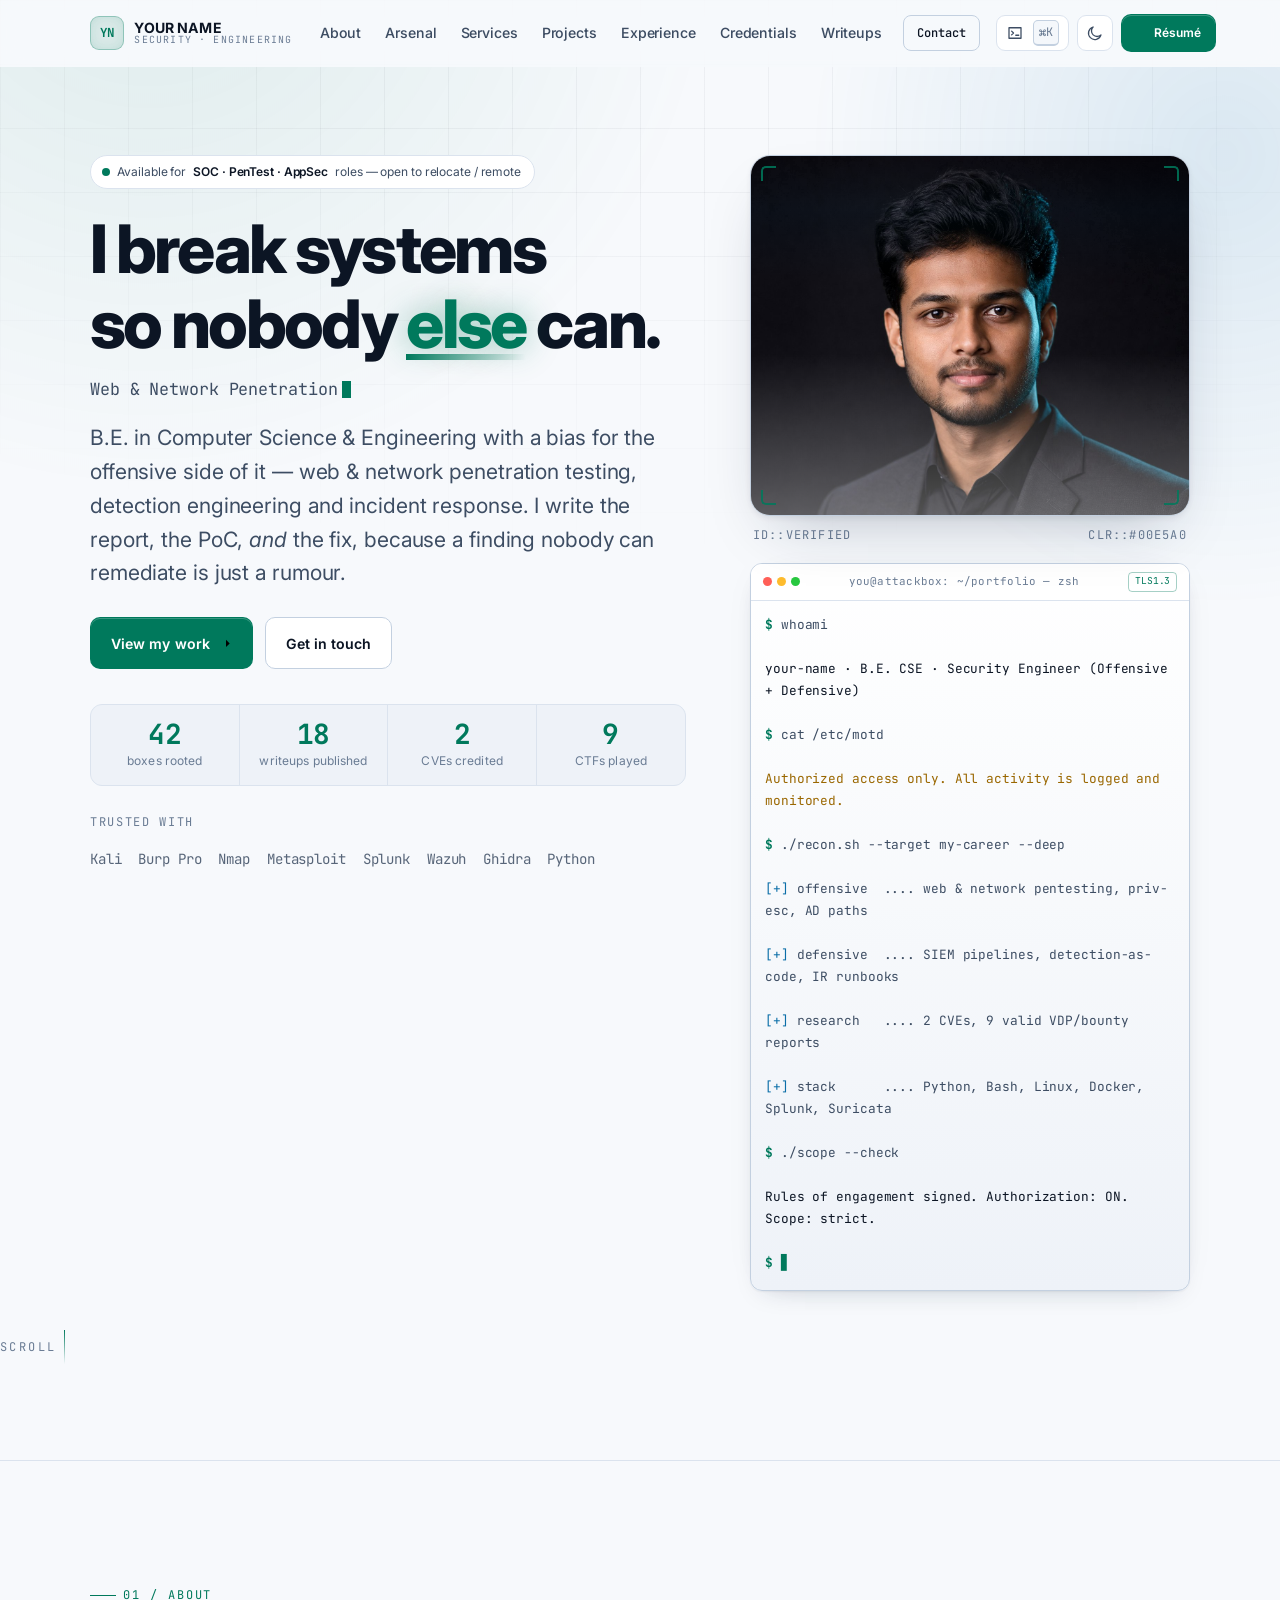
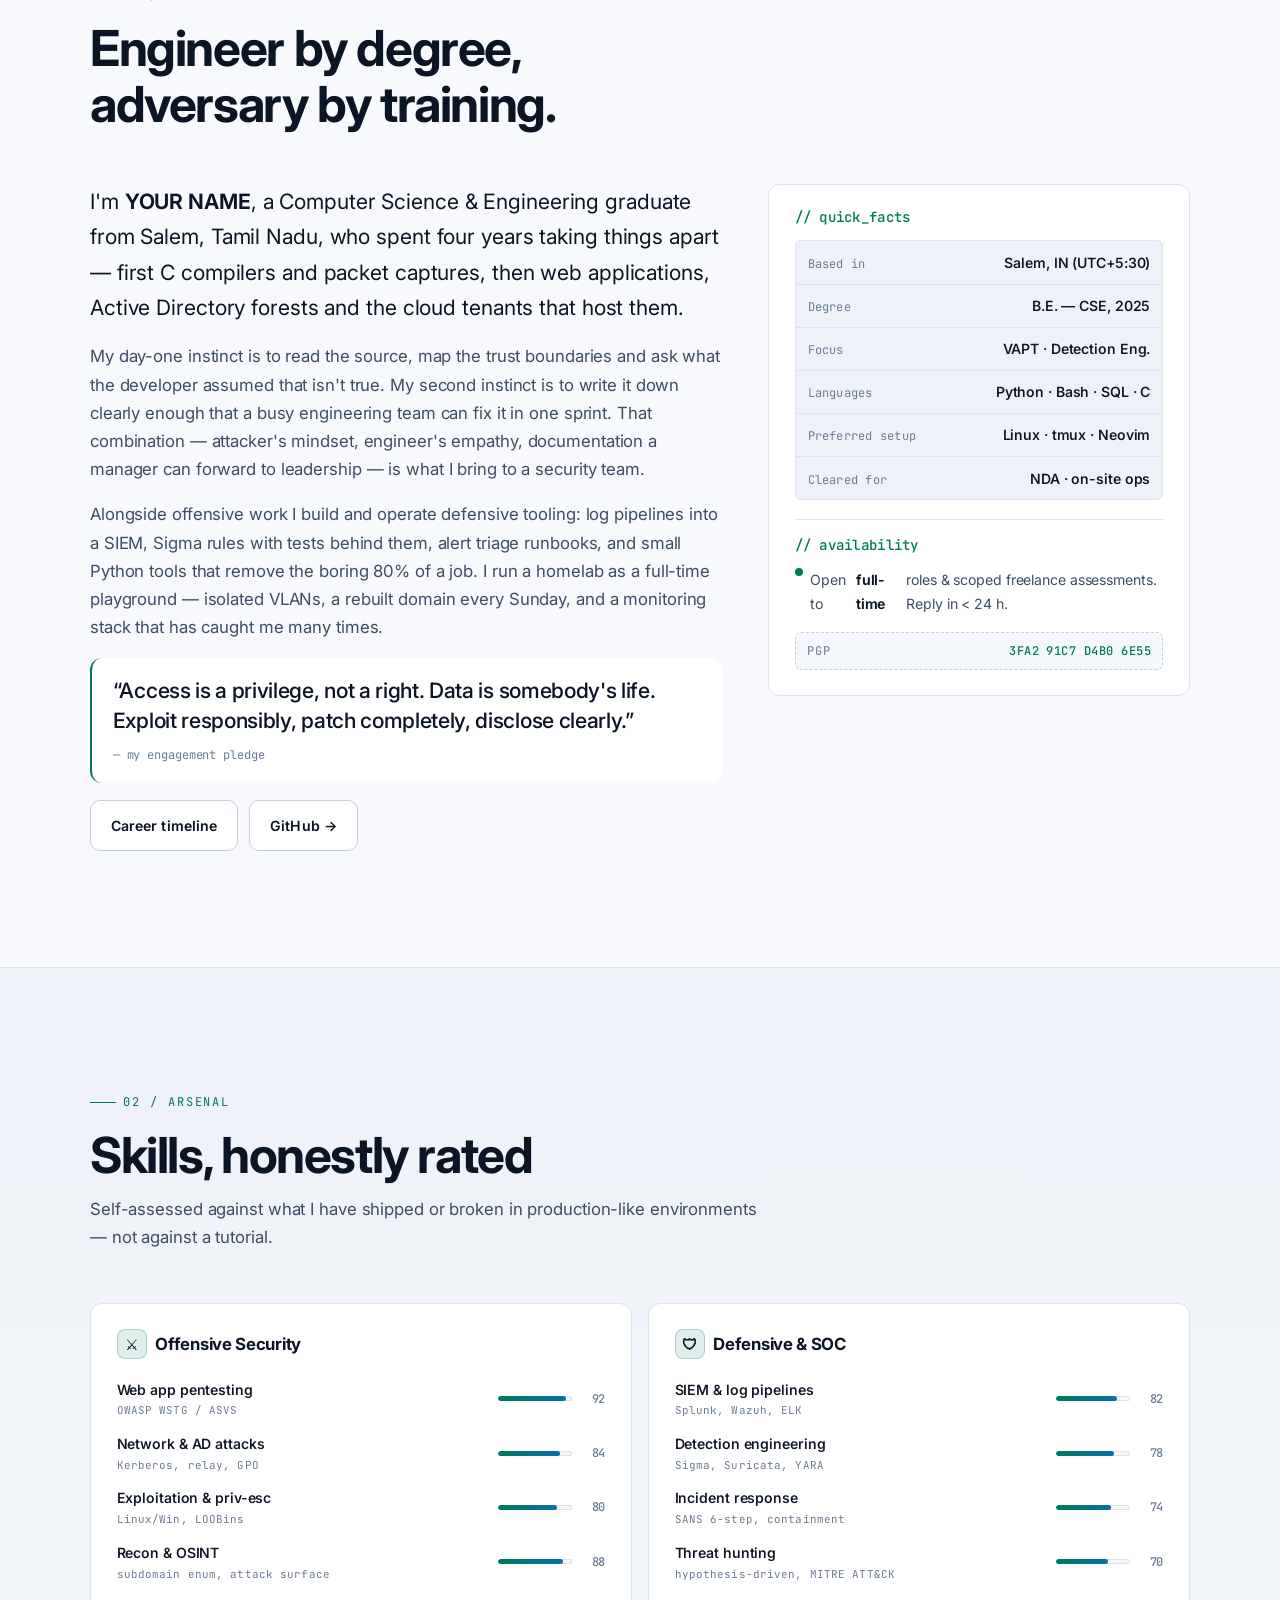
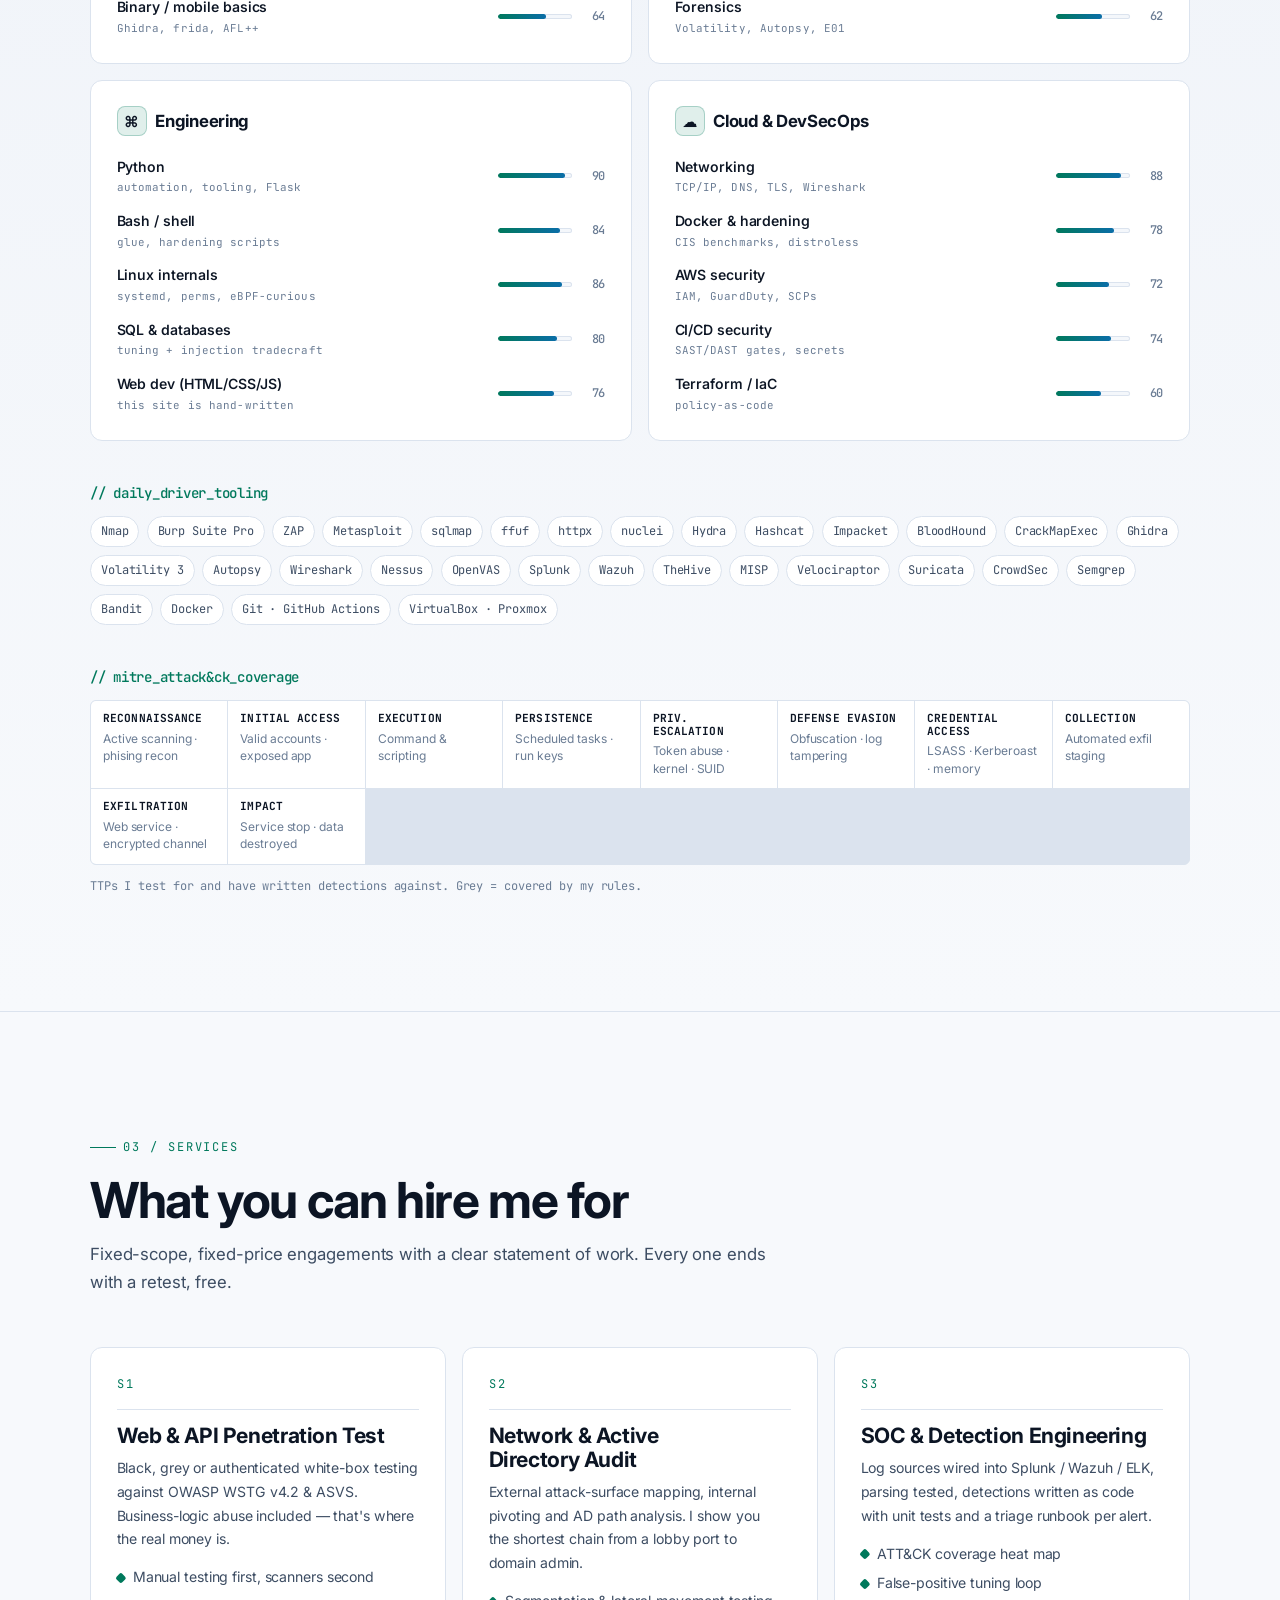
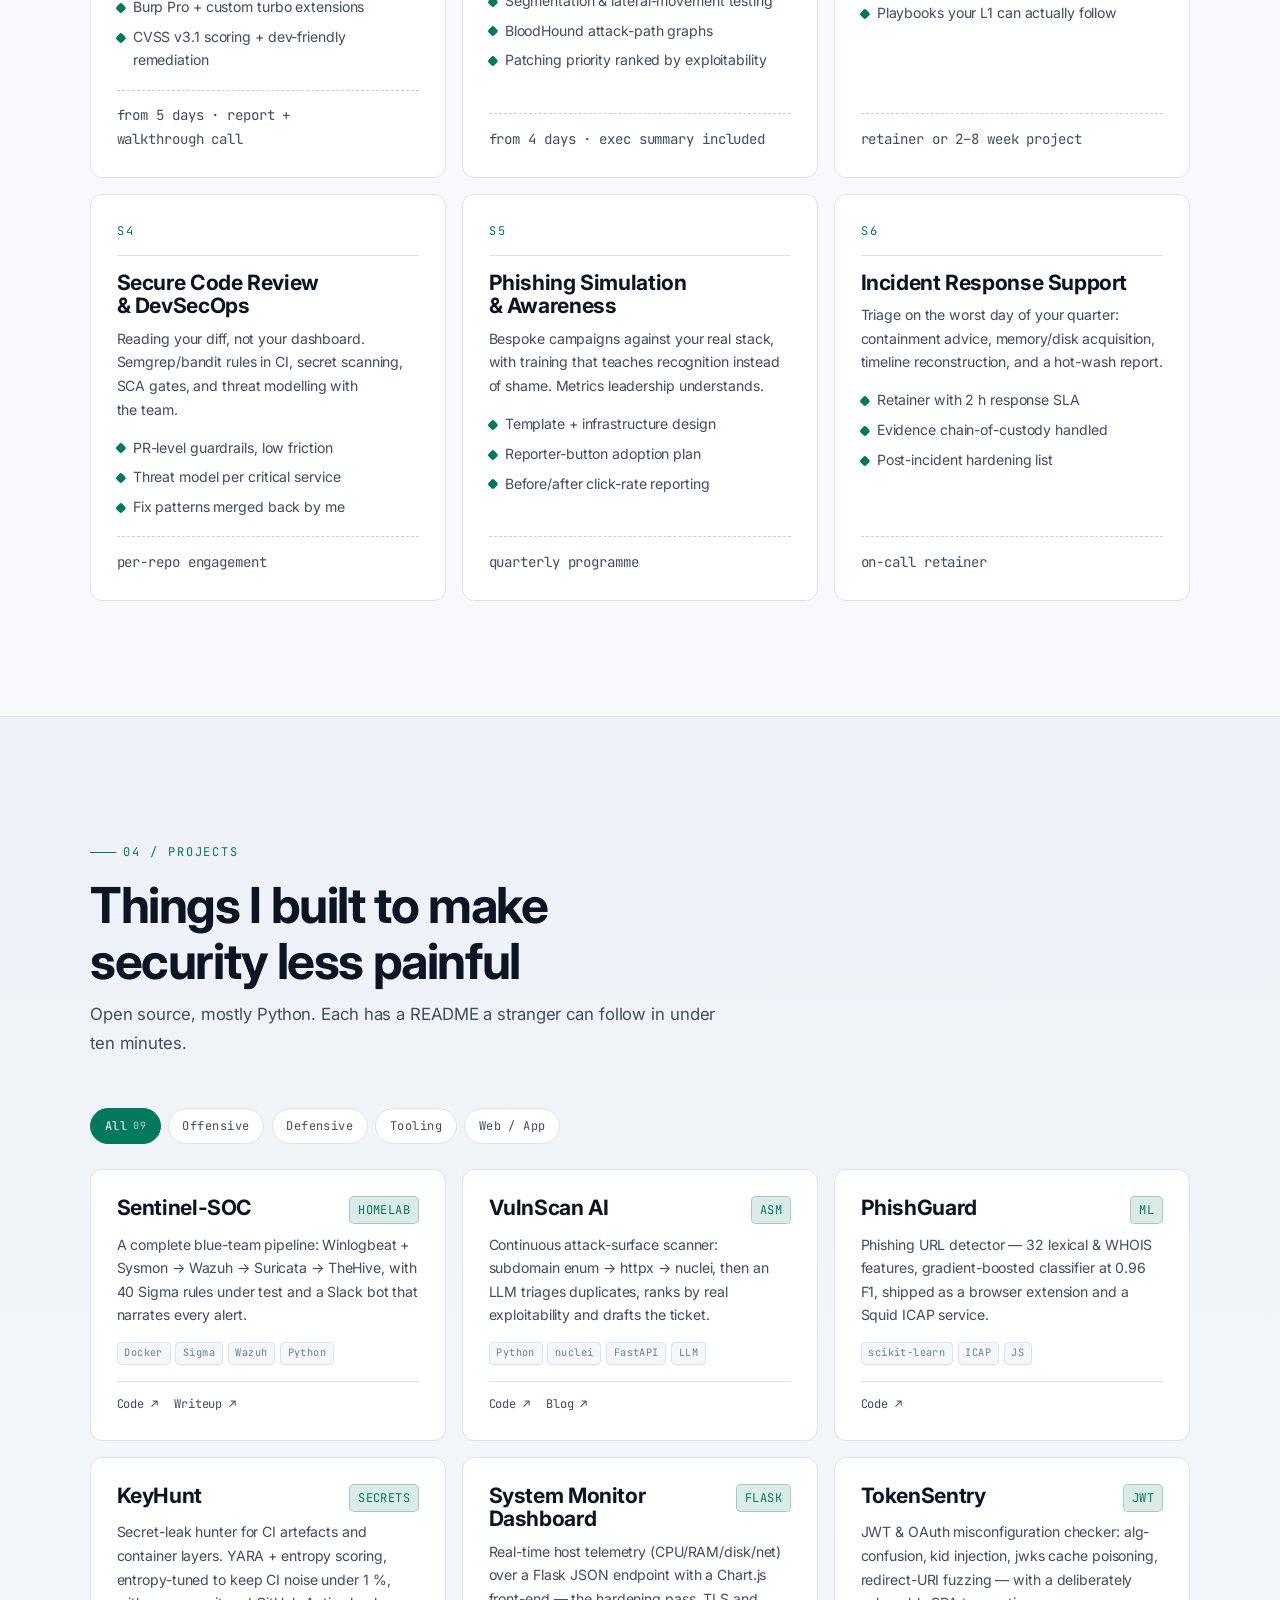
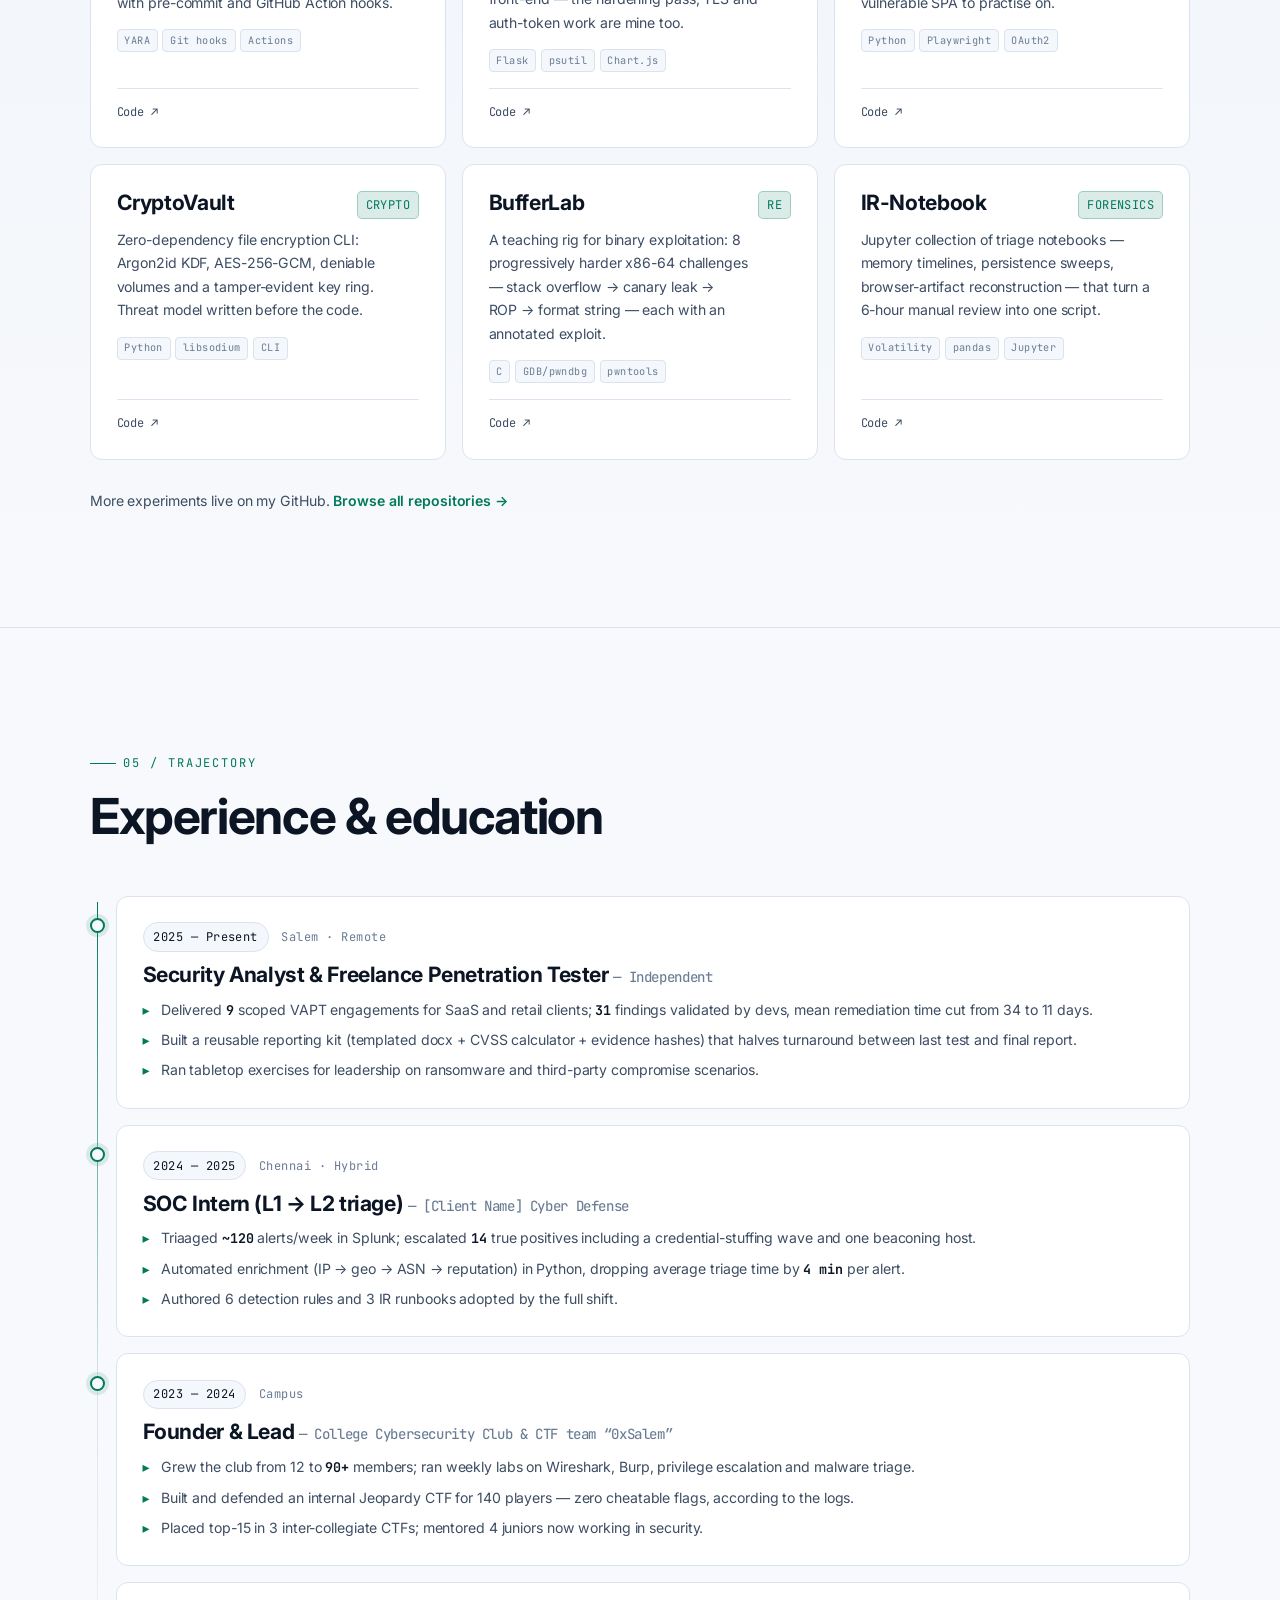
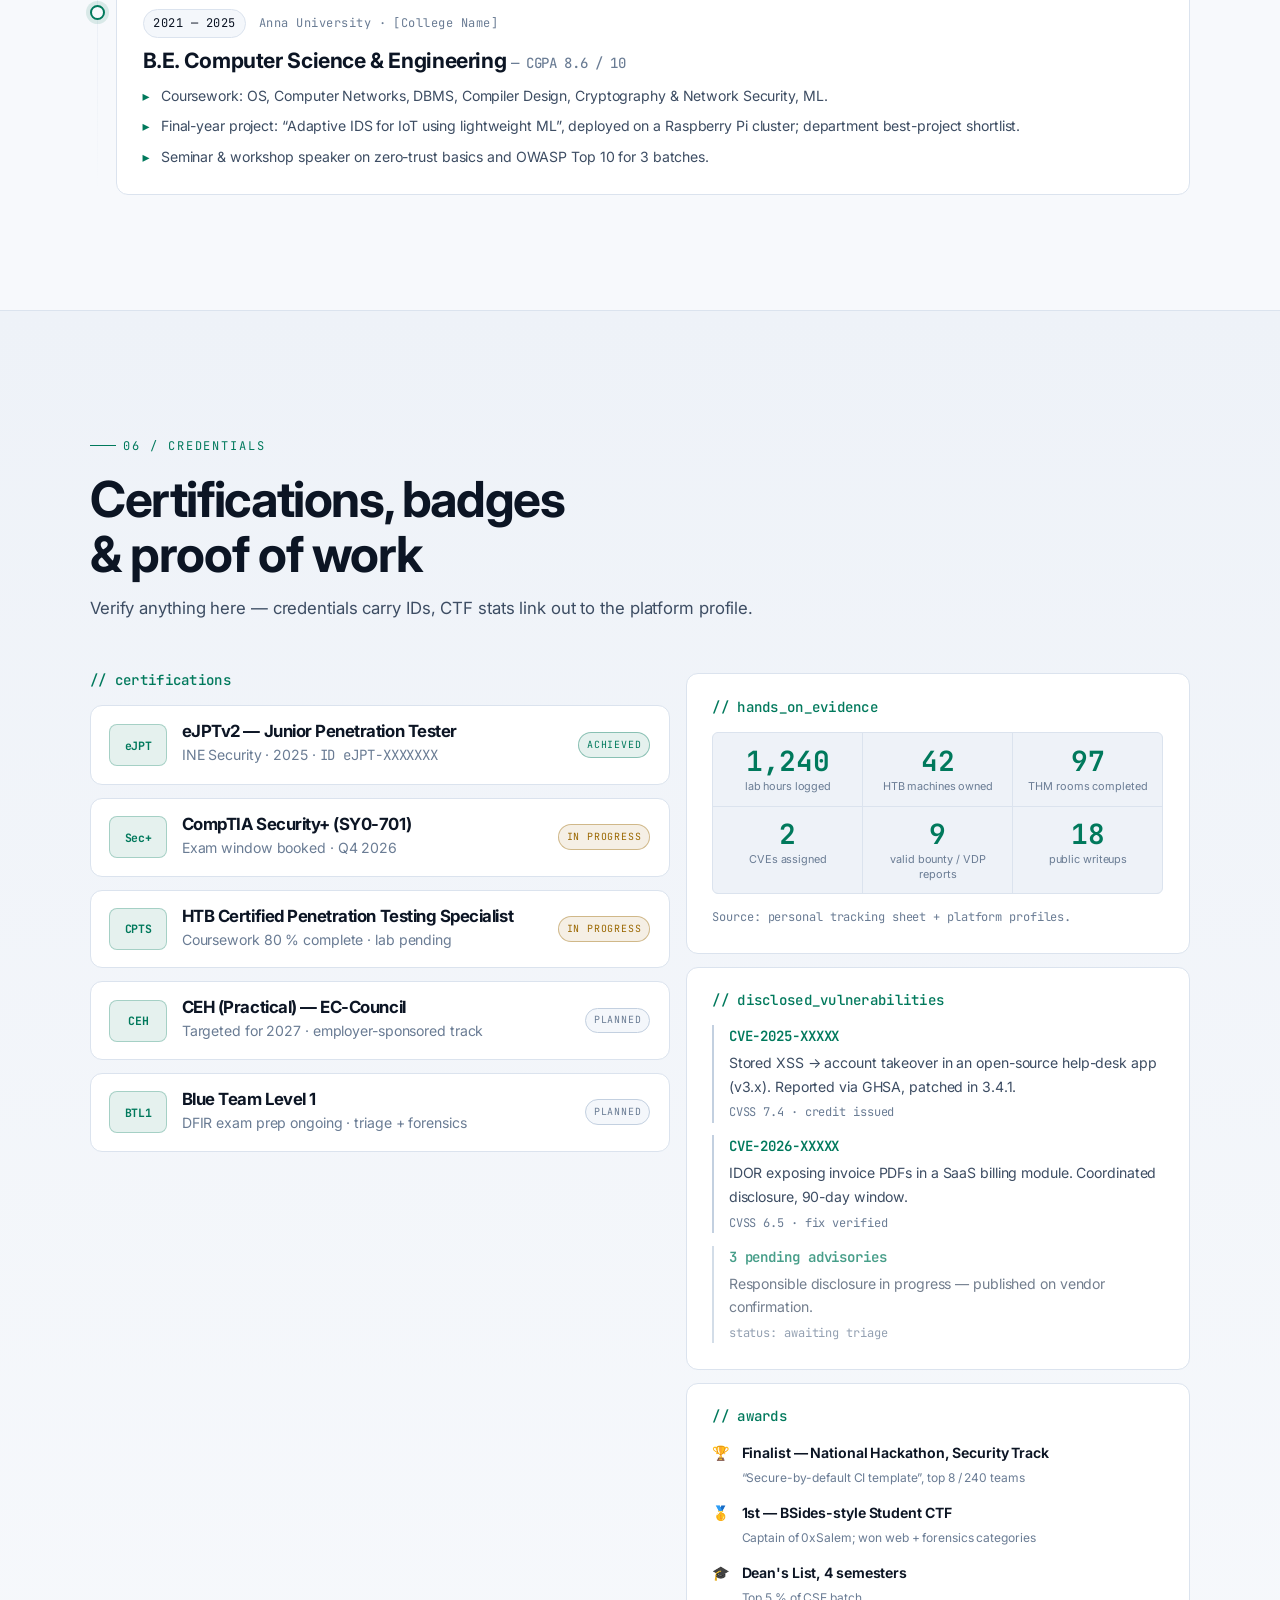
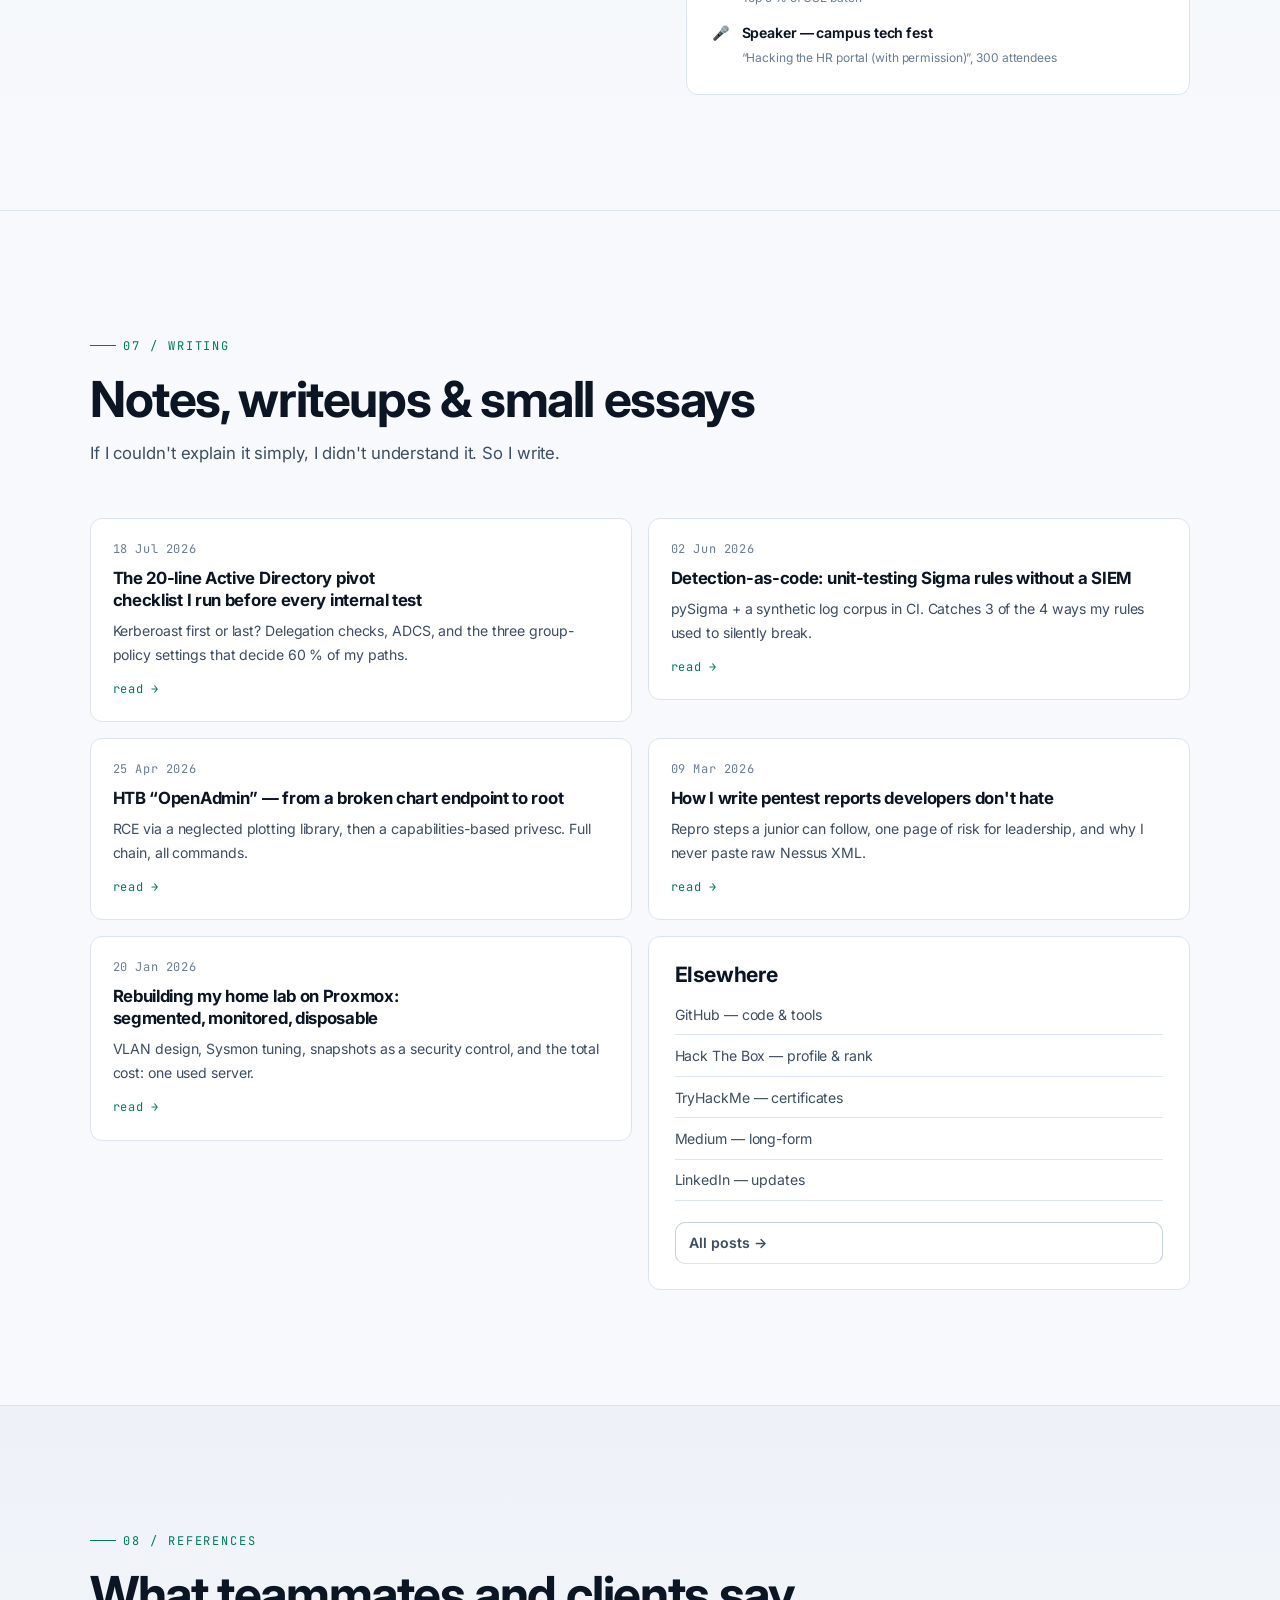
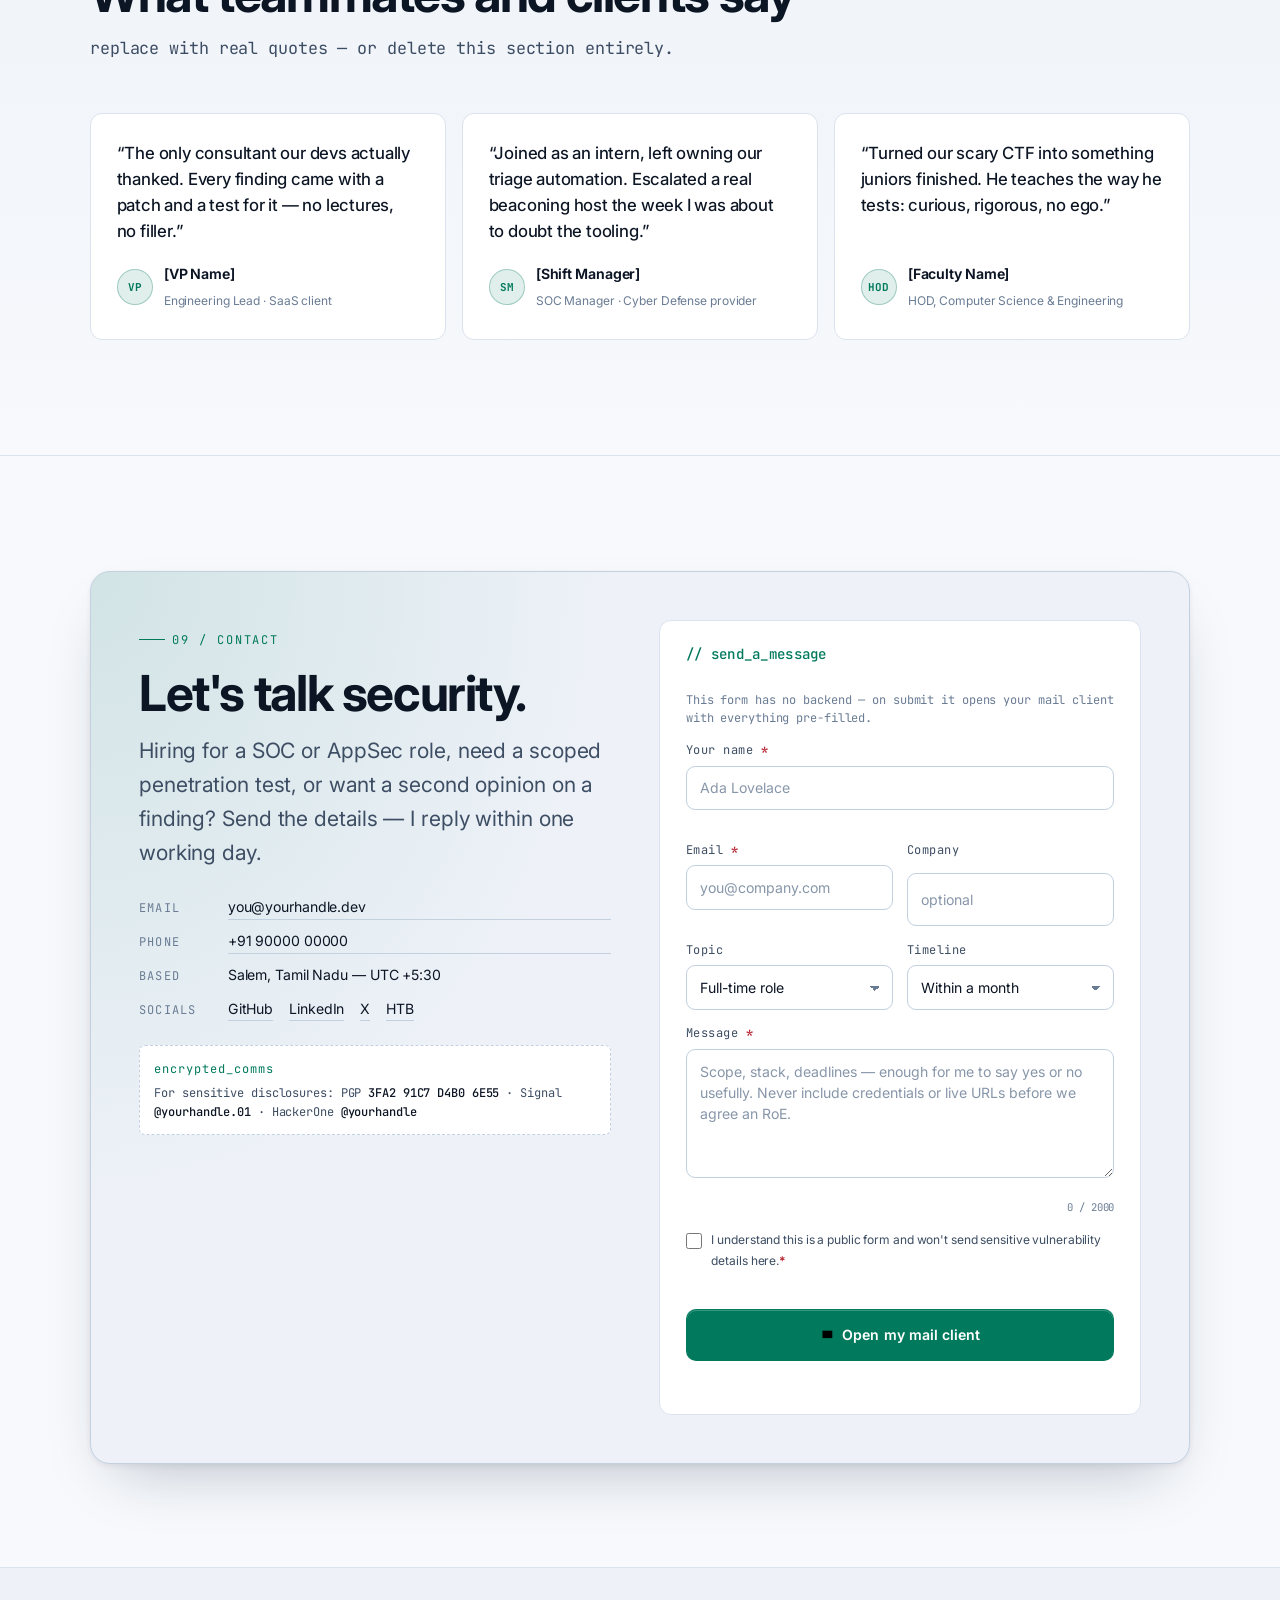
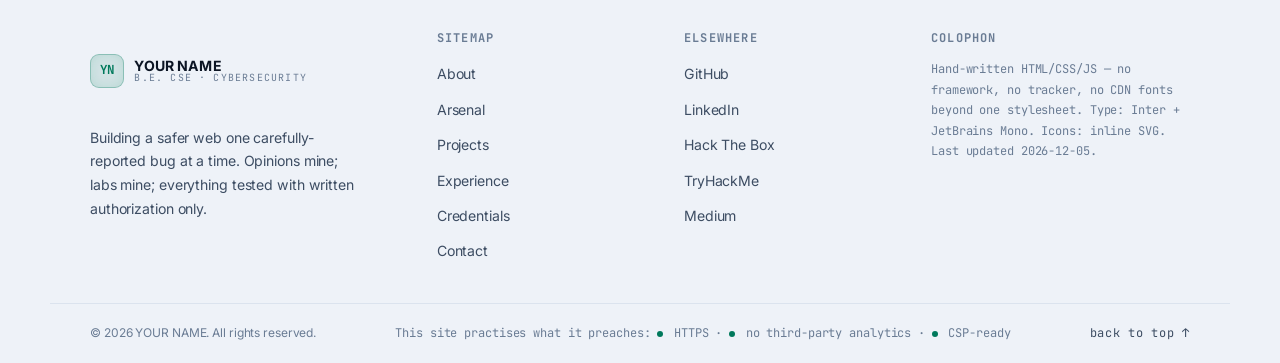
<file: portfolio/index.html>
<!DOCTYPE html>
<html lang="en" data-theme="dark">
<head>
<meta charset="utf-8">
<meta name="viewport" content="width=device-width, initial-scale=1">

<!-- ============================================================
     EDIT ME · IDENTITY BLOCK
     Two kinds of placeholders: a display name token, and handle / email /
     slug strings. Replace them with the sed block in README.md, or edit by
     hand. Behavioural values (name, email, phone, CV path, hero roles) live
     once in js/main.js under `const PROFILE`.
     ============================================================ -->
<title>YOUR NAME — Cybersecurity Analyst &amp; Ethical Hacker | B.E. CSE</title>
<meta name="description" content="Portfolio of YOUR NAME, a B.E. Computer Science &amp; Engineering graduate working as a cybersecurity analyst and certified ethical hacker — penetration testing, SOC engineering, application security and security research.">
<meta name="author" content="YOUR NAME">
<meta name="keywords" content="cybersecurity, ethical hacker, penetration tester, VAPT, SOC analyst, application security, Bug Bounty, CTF, B.E Computer Science, India">
<meta name="theme-color" content="#05070a">
<link rel="canonical" href="https://yourhandle.dev/">

<meta property="og:type" content="profile">
<meta property="og:title" content="YOUR NAME — Cybersecurity Analyst &amp; Ethical Hacker">
<meta property="og:description" content="Offensive + defensive security work by a B.E. CSE graduate: web/network pentesting, SOC engineering, detection engineering and security research.">
<meta property="og:image" content="assets/profile.jpg">
<meta property="og:url" content="https://yourhandle.dev/">
<meta name="twitter:card" content="summary_large_image">
<meta name="twitter:site" content="@yourhandle">

<link rel="icon" href="assets/favicon.svg" type="image/svg+xml">
<link rel="apple-touch-icon" href="assets/profile.jpg">

<link rel="preconnect" href="https://fonts.googleapis.com">
<link rel="preconnect" href="https://fonts.gstatic.com" crossorigin>
<link rel="stylesheet" href="https://fonts.googleapis.com/css2?family=Inter:wght@400;500;600;700;800&family=JetBrains+Mono:wght@400;500;700&display=swap">
<link rel="stylesheet" href="css/style.css">

<!-- Loaded in <head> (not deferred) and kept in its own file: the page paints in
     the right theme with no flash, and the CSP needs no 'unsafe-inline' for scripts. -->
<script src="js/theme.js"></script>

<script type="application/ld+json">
{
  "@context": "https://schema.org",
  "@type": "Person",
  "name": "YOUR NAME",
  "jobTitle": "Cybersecurity Analyst & Certified Ethical Hacker",
  "image": "assets/profile.jpg",
  "url": "https://yourhandle.dev/",
  "email": "mailto:you@yourhandle.dev",
  "address": { "@type": "PostalAddress", "addressLocality": "Salem", "addressRegion": "Tamil Nadu", "addressCountry": "IN" },
  "alumniOf": { "@type": "CollegeOrUniversity", "name": "[College Name], Anna University" },
  "educationalCredentialAwarded": "Bachelor of Engineering in Computer Science & Engineering",
  "hasCredential": [{ "@type": "EducationalOccupationalCredential", "credentialCategory": "certification", "name": "eJPTv2 Junior Penetration Tester" }],
  "knowsAbout": ["Penetration Testing", "Vulnerability Assessment", "SOC Engineering", "Detection Engineering", "Application Security", "Digital Forensics"],
  "sameAs": [
    "https://github.com/yourusername",
    "https://www.linkedin.com/in/yourusername",
    "https://app.hackthebox.com/profile/yourusername",
    "https://tryhackme.com/p/yourusername"
  ]
}
</script>
</head>

<body>
<a class="skip-link" href="#main">Skip to content</a>
<div class="scroll-progress" aria-hidden="true"><i id="scrollBar"></i></div>

<!-- ══════════════════════════ HEADER ══════════════════════════ -->
<header class="site-header" id="top">
  <div class="container header-inner">
    <a class="brand" href="#home" aria-label="Home">
      <span class="brand-mark" aria-hidden="true">YN</span>
      <span class="brand-text">
        <strong>YOUR&nbsp;NAME</strong>
        <small>security&nbsp;·&nbsp;engineering</small>
      </span>
    </a>

    <nav class="primary-nav" id="primaryNav" aria-label="Primary">
      <a href="#about">About</a>
      <a href="#skills">Arsenal</a>
      <a href="#services">Services</a>
      <a href="#projects">Projects</a>
      <a href="#experience">Experience</a>
      <a href="#credentials">Credentials</a>
      <a href="#writeups">Writeups</a>
      <a href="#contact" class="nav-cta">Contact</a>
    </nav>

    <div class="header-actions">
      <button class="icon-btn" id="paletteBtn" aria-label="Open command palette (Ctrl K)" title="Command palette · Ctrl / ⌘ + K">
        <svg viewBox="0 0 24 24" aria-hidden="true"><path d="M4 5h16v14H4z"/><path d="M7.5 9.5l2.5 2.5-2.5 2.5M13 15h4"/></svg>
        <kbd>⌘K</kbd>
      </button>
      <button class="icon-btn" id="themeToggle" aria-label="Switch to light theme" title="Toggle theme">
        <svg class="i-sun" viewBox="0 0 24 24" aria-hidden="true"><circle cx="12" cy="12" r="4.2"/><path d="M12 2v2.4M12 19.6V22M2 12h2.4M19.6 12H22M4.9 4.9l1.7 1.7M17.4 17.4l1.7 1.7M19.1 4.9l-1.7 1.7M6.6 17.4l-1.7 1.7"/></svg>
        <svg class="i-moon" viewBox="0 0 24 24" aria-hidden="true"><path d="M20 14.5A8.5 8.5 0 1 1 9.5 4a6.8 6.8 0 0 0 10.5 10.5Z"/></svg>
      </button>
      <a class="btn btn-sm btn-primary" href="assets/YOUR-NAME-CV.pdf" download>
        <svg viewBox="0 0 24 24" aria-hidden="true"><path d="M12 3v12m0 0 4.5-4.5M12 15l-4.5-4.5M4 20h16"/></svg>
        Résumé
      </a>
      <button class="icon-btn nav-toggle" id="navToggle" aria-expanded="false" aria-controls="primaryNav" aria-label="Open menu">
        <span></span><span></span><span></span>
      </button>
    </div>
  </div>
</header>

<main id="main">

<!-- ══════════════════════════ HERO ══════════════════════════ -->
<section class="hero" id="home">
  <canvas class="matrix" id="matrix" aria-hidden="true"></canvas>
  <div class="hero-glow" aria-hidden="true"></div>

  <div class="container hero-grid">
    <div class="hero-copy">
      <p class="status-chip">
        <span class="pulse" aria-hidden="true"></span>
        Available for <strong>SOC&nbsp;·&nbsp;PenTest&nbsp;·&nbsp;AppSec</strong> roles — open to relocate / remote
      </p>

      <h1 class="hero-title">
        <span class="line">I break systems</span>
        <span class="line">so nobody <em>else</em> can.</span>
      </h1>

      <p class="hero-role mono">
        <span id="roleTyper">Cybersecurity Analyst &amp; Ethical Hacker</span><span class="caret" aria-hidden="true"></span>
      </p>

      <p class="lead">
        B.E. in Computer Science &amp; Engineering with a bias for the offensive side of it —
        web&nbsp;&amp;&nbsp;network penetration testing, detection engineering and incident response.
        I write the report, the PoC, <em>and</em> the fix, because a finding nobody can remediate is just a rumour.
      </p>

      <div class="hero-actions">
        <a class="btn btn-primary" href="#projects">
          View my work
          <svg viewBox="0 0 24 24" aria-hidden="true"><path d="M5 12h14m-6-6 6 6-6 6"/></svg>
        </a>
        <a class="btn btn-ghost" href="#contact">Get in touch</a>
      </div>

      <ul class="hero-stats" role="list">
        <li><b data-count="42">0</b><span>boxes rooted</span></li>
        <li><b data-count="18">0</b><span>writeups published</span></li>
        <li><b data-count="2">0</b><span>CVEs credited</span></li>
        <li><b data-count="9">0</b><span>CTFs played</span></li>
      </ul>

      <div class="trust-row" aria-label="Tooling">
        <span class="mono">TRUSTED&nbsp;WITH</span>
        <div class="trust-logos mono">
          <span>Kali</span><span>Burp&nbsp;Pro</span><span>Nmap</span><span>Metasploit</span><span>Splunk</span><span>Wazuh</span><span>Ghidra</span><span>Python</span>
        </div>
      </div>
    </div>

    <div class="hero-side">
      <figure class="portrait" id="portrait">
        <div class="portrait-frame">
          <span class="corner tl" aria-hidden="true"></span>
          <span class="corner tr" aria-hidden="true"></span>
          <span class="corner bl" aria-hidden="true"></span>
          <span class="corner br" aria-hidden="true"></span>
          <img src="assets/profile.jpg" alt="Portrait of YOUR NAME, cybersecurity professional" width="1254" height="1254" fetchpriority="high">
          <div class="portrait-scan" aria-hidden="true"></div>
        </div>
        <figcaption class="portrait-meta mono">
          <span>id::verified</span>
          <span>clr::#00E5A0</span>
        </figcaption>
      </figure>

      <!-- Terminal / boot sequence -->
      <div class="terminal" id="bootTerminal" role="img"
           aria-label="Terminal output: name, role, certifications and focus areas">
        <div class="term-bar">
          <span class="dots" aria-hidden="true"><i></i><i></i><i></i></span>
          <span class="term-title mono">you@attackbox: ~/portfolio — zsh</span>
          <span class="term-tag mono">TLS1.3</span>
        </div>
        <pre class="term-body mono"><code><span class="l"><span class="p">$</span> whoami</span>
<span class="l"><span class="o">your-name · B.E. CSE · Security Engineer (Offensive + Defensive)</span></span>
<span class="l"><span class="p">$</span> cat /etc/motd</span>
<span class="l"><span class="w">Authorized access only. All activity is logged and monitored.</span></span>
<span class="l"><span class="p">$</span> ./recon.sh --target my-career --deep</span>
<span class="l"><span class="g">[+]</span> offensive  .... web &amp; network pentesting, priv-esc, AD paths</span>
<span class="l"><span class="g">[+]</span> defensive  .... SIEM pipelines, detection-as-code, IR runbooks</span>
<span class="l"><span class="g">[+]</span> research   .... 2 CVEs, 9 valid VDP/bounty reports</span>
<span class="l"><span class="g">[+]</span> stack      .... Python, Bash, Linux, Docker, Splunk, Suricata</span>
<span class="l"><span class="p">$</span> ./scope --check</span>
<span class="l"><span class="o">Rules of engagement signed. Authorization: ON. Scope: strict.</span></span>
<span class="l"><span class="p">$</span> <span class="cursor">▊</span></span></code></pre>
      </div>
    </div>
  </div>

  <a class="scroll-hint mono" href="#about"><span>scroll</span><i aria-hidden="true"></i></a>
</section>

<!-- ══════════════════════════ ABOUT ══════════════════════════ -->
<section class="section" id="about">
  <div class="container">
    <header class="section-head reveal">
      <span class="eyebrow mono">01 / about</span>
      <h2>Engineer by degree,<br>adversary by training.</h2>
    </header>

    <div class="about-grid">
      <div class="about-copy reveal">
        <p class="big">
          I'm <strong>YOUR NAME</strong>, a Computer Science &amp; Engineering graduate from Salem, Tamil&nbsp;Nadu,
          who spent four years taking things apart — first C compilers and packet captures, then
          web applications, Active Directory forests and the cloud tenants that host them.
        </p>
        <p>
          My day-one instinct is to read the source, map the trust boundaries and ask what the
          developer assumed that isn't true. My second instinct is to write it down clearly enough that
          a busy engineering team can fix it in one sprint. That combination — attacker's mindset,
          engineer's empathy, documentation a manager can forward to leadership — is what I bring to
          a security team.
        </p>
        <p>
          Alongside offensive work I build and operate defensive tooling: log pipelines into a SIEM,
          Sigma rules with tests behind them, alert triage runbooks, and small Python tools that remove
          the boring 80% of a job. I run a homelab as a full-time playground — isolated VLANs, a
          rebuilt domain every Sunday, and a monitoring stack that has caught me many times.
        </p>

        <blockquote class="creed">
          <p>“Access is a privilege, not a right. Data is somebody's life. Exploit responsibly,
          patch completely, disclose clearly.”</p>
          <cite>— my engagement pledge</cite>
        </blockquote>

        <div class="about-actions">
          <a class="btn btn-ghost" href="#experience">Career timeline</a>
          <a class="btn btn-ghost" href="https://github.com/yourusername" rel="noopener">GitHub →</a>
        </div>
      </div>

      <aside class="facts panel reveal" aria-label="Quick facts">
        <h3 class="panel-title mono">// quick_facts</h3>
        <dl>
          <div><dt>Based in</dt><dd>Salem, IN (UTC+5:30)</dd></div>
          <div><dt>Degree</dt><dd>B.E. — CSE, 2025</dd></div>
          <div><dt>Focus</dt><dd>VAPT · Detection Eng.</dd></div>
          <div><dt>Languages</dt><dd>Python · Bash · SQL · C</dd></div>
          <div><dt>Preferred setup</dt><dd>Linux · tmux · Neovim</dd></div>
          <div><dt>Cleared for</dt><dd>NDA · on-site ops</dd></div>
        </dl>
        <div class="divider"></div>
        <h3 class="panel-title mono">// availability</h3>
        <p class="avail"><span class="pulse"></span> Open to <strong>full-time</strong> roles &amp; scoped freelance assessments. Reply in &lt; 24 h.</p>
        <div class="qr-strip mono" aria-hidden="true">
          <span>PGP</span><b>3FA2&nbsp;91C7&nbsp;D4B0&nbsp;6E55</b>
        </div>
      </aside>
    </div>
  </div>
</section>

<!-- ══════════════════════════ SKILLS ══════════════════════════ -->
<section class="section section-alt" id="skills">
  <div class="container">
    <header class="section-head reveal">
      <span class="eyebrow mono">02 / arsenal</span>
      <h2>Skills, honestly rated</h2>
      <p class="section-sub">Self-assessed against what I have shipped or broken in production-like environments — not against a tutorial.</p>
    </header>

    <div class="skills-grid">
      <article class="skillset panel reveal">
        <h3><span class="glyph">⚔</span> Offensive Security</h3>
        <ul class="skill-list" role="list">
          <li class="skill"><span>Web app pentesting <small>OWASP WSTG / ASVS</small></span><i style="--lvl:92%"><span></span></i><b class="mono">92</b></li>
          <li class="skill"><span>Network &amp; AD attacks <small>Kerberos, relay, GPO</small></span><i style="--lvl:84%"><span></span></i><b class="mono">84</b></li>
          <li class="skill"><span>Exploitation &amp; priv-esc <small>Linux/Win, LOOBins</small></span><i style="--lvl:80%"><span></span></i><b class="mono">80</b></li>
          <li class="skill"><span>Recon &amp; OSINT <small>subdomain enum, attack surface</small></span><i style="--lvl:88%"><span></span></i><b class="mono">88</b></li>
          <li class="skill"><span>Binary / mobile basics <small>Ghidra, frida, AFL++</small></span><i style="--lvl:64%"><span></span></i><b class="mono">64</b></li>
        </ul>
      </article>

      <article class="skillset panel reveal">
        <h3><span class="glyph">🛡</span> Defensive &amp; SOC</h3>
        <ul class="skill-list" role="list">
          <li class="skill"><span>SIEM &amp; log pipelines <small>Splunk, Wazuh, ELK</small></span><i style="--lvl:82%"><span></span></i><b class="mono">82</b></li>
          <li class="skill"><span>Detection engineering <small>Sigma, Suricata, YARA</small></span><i style="--lvl:78%"><span></span></i><b class="mono">78</b></li>
          <li class="skill"><span>Incident response <small>SANS 6-step, containment</small></span><i style="--lvl:74%"><span></span></i><b class="mono">74</b></li>
          <li class="skill"><span>Threat hunting <small>hypothesis-driven, MITRE ATT&amp;CK</small></span><i style="--lvl:70%"><span></span></i><b class="mono">70</b></li>
          <li class="skill"><span>Forensics <small>Volatility, Autopsy, E01</small></span><i style="--lvl:62%"><span></span></i><b class="mono">62</b></li>
        </ul>
      </article>

      <article class="skillset panel reveal">
        <h3><span class="glyph">⌘</span> Engineering</h3>
        <ul class="skill-list" role="list">
          <li class="skill"><span>Python <small>automation, tooling, Flask</small></span><i style="--lvl:90%"><span></span></i><b class="mono">90</b></li>
          <li class="skill"><span>Bash / shell <small>glue, hardening scripts</small></span><i style="--lvl:84%"><span></span></i><b class="mono">84</b></li>
          <li class="skill"><span>Linux internals <small>systemd, perms, eBPF-curious</small></span><i style="--lvl:86%"><span></span></i><b class="mono">86</b></li>
          <li class="skill"><span>SQL &amp; databases <small>tuning + injection tradecraft</small></span><i style="--lvl:80%"><span></span></i><b class="mono">80</b></li>
          <li class="skill"><span>Web dev (HTML/CSS/JS) <small>this site is hand-written</small></span><i style="--lvl:76%"><span></span></i><b class="mono">76</b></li>
        </ul>
      </article>

      <article class="skillset panel reveal">
        <h3><span class="glyph">☁</span> Cloud &amp; DevSecOps</h3>
        <ul class="skill-list" role="list">
          <li class="skill"><span>Networking <small>TCP/IP, DNS, TLS, Wireshark</small></span><i style="--lvl:88%"><span></span></i><b class="mono">88</b></li>
          <li class="skill"><span>Docker &amp; hardening <small>CIS benchmarks, distroless</small></span><i style="--lvl:78%"><span></span></i><b class="mono">78</b></li>
          <li class="skill"><span>AWS security <small>IAM, GuardDuty, SCPs</small></span><i style="--lvl:72%"><span></span></i><b class="mono">72</b></li>
          <li class="skill"><span>CI/CD security <small>SAST/DAST gates, secrets</small></span><i style="--lvl:74%"><span></span></i><b class="mono">74</b></li>
          <li class="skill"><span>Terraform / IaC <small>policy-as-code</small></span><i style="--lvl:60%"><span></span></i><b class="mono">60</b></li>
        </ul>
      </article>
    </div>

    <div class="tools reveal">
      <h3 class="tools-title mono">// daily_driver_tooling</h3>
      <ul class="chip-row" role="list">
        <li class="chip">Nmap</li><li class="chip">Burp Suite Pro</li><li class="chip">ZAP</li><li class="chip">Metasploit</li>
        <li class="chip">sqlmap</li><li class="chip">ffuf</li><li class="chip">httpx</li><li class="chip">nuclei</li>
        <li class="chip">Hydra</li><li class="chip">Hashcat</li><li class="chip">Impacket</li><li class="chip">BloodHound</li>
        <li class="chip">CrackMapExec</li><li class="chip">Ghidra</li><li class="chip">Volatility 3</li><li class="chip">Autopsy</li>
        <li class="chip">Wireshark</li><li class="chip">Nessus</li><li class="chip">OpenVAS</li><li class="chip">Splunk</li>
        <li class="chip">Wazuh</li><li class="chip">TheHive</li><li class="chip">MISP</li><li class="chip">Velociraptor</li>
        <li class="chip">Suricata</li><li class="chip">CrowdSec</li><li class="chip">Semgrep</li><li class="chip">Bandit</li>
        <li class="chip">Docker</li><li class="chip">Git · GitHub Actions</li><li class="chip">VirtualBox · Proxmox</li>
      </ul>
    </div>

    <div class="attck reveal">
      <h3 class="tools-title mono">// mitre_attack&amp;ck_coverage</h3>
      <div class="attck-matrix" role="list">
        <div role="listitem"><h4>Reconnaissance</h4><p>Active scanning · phising recon</p></div>
        <div role="listitem"><h4>Initial Access</h4><p>Valid accounts · exposed app</p></div>
        <div role="listitem"><h4>Execution</h4><p>Command &amp; scripting</p></div>
        <div role="listitem"><h4>Persistence</h4><p>Scheduled tasks · run keys</p></div>
        <div role="listitem"><h4>Priv. Escalation</h4><p>Token abuse · kernel · SUID</p></div>
        <div role="listitem"><h4>Defense Evasion</h4><p>Obfuscation · log tampering</p></div>
        <div role="listitem"><h4>Credential Access</h4><p>LSASS · Kerberoast · memory</p></div>
        <div role="listitem"><h4>Collection</h4><p>Automated exfil staging</p></div>
        <div role="listitem"><h4>Exfiltration</h4><p>Web service · encrypted channel</p></div>
        <div role="listitem"><h4>Impact</h4><p>Service stop · data destroyed</p></div>
      </div>
      <p class="attck-note mono">TTPs I test for and have written detections against. Grey = covered by my rules.</p>
    </div>
  </div>
</section>

<!-- ══════════════════════════ SERVICES ══════════════════════════ -->
<section class="section" id="services">
  <div class="container">
    <header class="section-head reveal">
      <span class="eyebrow mono">03 / services</span>
      <h2>What you can hire me for</h2>
      <p class="section-sub">Fixed-scope, fixed-price engagements with a clear statement of work. Every one ends with a retest, free.</p>
    </header>

    <div class="services-grid">
      <article class="service panel reveal">
        <span class="svc-num mono">S1</span>
        <h3>Web &amp; API Penetration Test</h3>
        <p>Black, grey or authenticated white-box testing against OWASP WSTG&nbsp;v4.2 &amp; ASVS. Business-logic abuse included — that's where the real money is.</p>
        <ul><li>Manual testing first, scanners second</li><li>Burp&nbsp;Pro + custom turbo extensions</li><li>CVSS&nbsp;v3.1 scoring + dev-friendly remediation</li></ul>
        <p class="svc-foot mono">from 5 days · report + walkthrough call</p>
      </article>

      <article class="service panel reveal">
        <span class="svc-num mono">S2</span>
        <h3>Network &amp; Active Directory Audit</h3>
        <p>External attack-surface mapping, internal pivoting and AD path analysis. I show you the shortest chain from a lobby port to domain admin.</p>
        <ul><li>Segmentation &amp; lateral-movement testing</li><li>BloodHound attack-path graphs</li><li>Patching priority ranked by exploitability</li></ul>
        <p class="svc-foot mono">from 4 days · exec summary included</p>
      </article>

      <article class="service panel reveal">
        <span class="svc-num mono">S3</span>
        <h3>SOC &amp; Detection Engineering</h3>
        <p>Log sources wired into Splunk / Wazuh / ELK, parsing tested, detections written as code with unit tests and a triage runbook per alert.</p>
        <ul><li>ATT&amp;CK coverage heat map</li><li>False-positive tuning loop</li><li>Playbooks your L1 can actually follow</li></ul>
        <p class="svc-foot mono">retainer or 2–8 week project</p>
      </article>

      <article class="service panel reveal">
        <span class="svc-num mono">S4</span>
        <h3>Secure Code Review &amp; DevSecOps</h3>
        <p>Reading your diff, not your dashboard. Semgrep/bandit rules in CI, secret scanning, SCA gates, and threat modelling with the team.</p>
        <ul><li>PR-level guardrails, low friction</li><li>Threat model per critical service</li><li>Fix patterns merged back by me</li></ul>
        <p class="svc-foot mono">per-repo engagement</p>
      </article>

      <article class="service panel reveal">
        <span class="svc-num mono">S5</span>
        <h3>Phishing Simulation &amp; Awareness</h3>
        <p>Bespoke campaigns against your real stack, with training that teaches recognition instead of shame. Metrics leadership understands.</p>
        <ul><li>Template + infrastructure design</li><li>Reporter-button adoption plan</li><li>Before/after click-rate reporting</li></ul>
        <p class="svc-foot mono">quarterly programme</p>
      </article>

      <article class="service panel reveal">
        <span class="svc-num mono">S6</span>
        <h3>Incident Response Support</h3>
        <p>Triage on the worst day of your quarter: containment advice, memory/disk acquisition, timeline reconstruction, and a hot-wash report.</p>
        <ul><li>Retainer with 2 h response SLA</li><li>Evidence chain-of-custody handled</li><li>Post-incident hardening list</li></ul>
        <p class="svc-foot mono">on-call retainer</p>
      </article>
    </div>
  </div>
</section>

<!-- ══════════════════════════ PROJECTS ══════════════════════════ -->
<section class="section section-alt" id="projects">
  <div class="container">
    <header class="section-head reveal">
      <span class="eyebrow mono">04 / projects</span>
      <h2>Things I built to make security less painful</h2>
      <p class="section-sub">Open source, mostly Python. Each has a README a stranger can follow in under ten minutes.</p>
    </header>

    <div class="filters reveal" role="tablist" aria-label="Filter projects">
      <button class="filter is-active" role="tab" aria-selected="true" data-filter="all">All<span>09</span></button>
      <button class="filter" role="tab" aria-selected="false" data-filter="offensive">Offensive</button>
      <button class="filter" role="tab" aria-selected="false" data-filter="defensive">Defensive</button>
      <button class="filter" role="tab" aria-selected="false" data-filter="tooling">Tooling</button>
      <button class="filter" role="tab" aria-selected="false" data-filter="web">Web / App</button>
    </div>

    <div class="projects-grid" id="projectGrid">
      <article class="project panel reveal" data-tags="defensive tooling">
        <div class="proj-top"><h3>Sentinel-SOC</h3><span class="badge mono">homelab</span></div>
        <p>A complete blue-team pipeline: Winlogbeat + Sysmon → Wazuh → Suricata → TheHive, with 40 Sigma rules under test and a Slack bot that narrates every alert.</p>
        <ul class="proj-tags mono"><li>Docker</li><li>Sigma</li><li>Wazuh</li><li>Python</li></ul>
        <div class="proj-links"><a href="https://github.com/yourusername/sentinel-soc" rel="noopener">Code ↗</a><a href="#writeups">Writeup ↗</a></div>
      </article>

      <article class="project panel reveal" data-tags="offensive tooling">
        <div class="proj-top"><h3>VulnScan&nbsp;AI</h3><span class="badge mono">asm</span></div>
        <p>Continuous attack-surface scanner: subdomain enum → httpx → nuclei, then an LLM triages duplicates, ranks by real exploitability and drafts the ticket.</p>
        <ul class="proj-tags mono"><li>Python</li><li>nuclei</li><li>FastAPI</li><li>LLM</li></ul>
        <div class="proj-links"><a href="https://github.com/yourusername/vulnscan-ai" rel="noopener">Code ↗</a><a href="https://yourhandle.dev/blog/vulnscan" rel="noopener">Blog ↗</a></div>
      </article>

      <article class="project panel reveal" data-tags="defensive web">
        <div class="proj-top"><h3>PhishGuard</h3><span class="badge mono">ml</span></div>
        <p>Phishing URL detector — 32 lexical &amp; WHOIS features, gradient-boosted classifier at 0.96 F1, shipped as a browser extension and a Squid ICAP service.</p>
        <ul class="proj-tags mono"><li>scikit-learn</li><li>ICAP</li><li>JS</li></ul>
        <div class="proj-links"><a href="https://github.com/yourusername/phishguard" rel="noopener">Code ↗</a></div>
      </article>

      <article class="project panel reveal" data-tags="tooling offensive">
        <div class="proj-top"><h3>KeyHunt</h3><span class="badge mono">secrets</span></div>
        <p>Secret-leak hunter for CI artefacts and container layers. YARA + entropy scoring, entropy-tuned to keep CI noise under 1 %, with pre-commit and GitHub Action hooks.</p>
        <ul class="proj-tags mono"><li>YARA</li><li>Git hooks</li><li>Actions</li></ul>
        <div class="proj-links"><a href="https://github.com/yourusername/keyhunt" rel="noopener">Code ↗</a></div>
      </article>

      <article class="project panel reveal" data-tags="tooling web">
        <div class="proj-top"><h3>System Monitor Dashboard</h3><span class="badge mono">flask</span></div>
        <p>Real-time host telemetry (CPU/RAM/disk/net) over a Flask JSON endpoint with a Chart.js front-end — the hardening pass, TLS and auth-token work are mine too.</p>
        <ul class="proj-tags mono"><li>Flask</li><li>psutil</li><li>Chart.js</li></ul>
        <div class="proj-links"><a href="https://github.com/yourusername/system-monitor" rel="noopener">Code ↗</a></div>
      </article>

      <article class="project panel reveal" data-tags="offensive web">
        <div class="proj-top"><h3>TokenSentry</h3><span class="badge mono">jwt</span></div>
        <p>JWT &amp; OAuth misconfiguration checker: alg-confusion, kid injection, jwks cache poisoning, redirect-URI fuzzing — with a deliberately vulnerable SPA to practise on.</p>
        <ul class="proj-tags mono"><li>Python</li><li>Playwright</li><li>OAuth2</li></ul>
        <div class="proj-links"><a href="https://github.com/yourusername/tokensentry" rel="noopener">Code ↗</a></div>
      </article>

      <article class="project panel reveal" data-tags="defensive tooling">
        <div class="proj-top"><h3>CryptoVault</h3><span class="badge mono">crypto</span></div>
        <p>Zero-dependency file encryption CLI: Argon2id KDF, AES-256-GCM, deniable volumes and a tamper-evident key ring. Threat model written before the code.</p>
        <ul class="proj-tags mono"><li>Python</li><li>libsodium</li><li>CLI</li></ul>
        <div class="proj-links"><a href="https://github.com/yourusername/cryptovault" rel="noopener">Code ↗</a></div>
      </article>

      <article class="project panel reveal" data-tags="offensive">
        <div class="proj-top"><h3>BufferLab</h3><span class="badge mono">re</span></div>
        <p>A teaching rig for binary exploitation: 8 progressively harder x86-64 challenges — stack overflow → canary leak → ROP → format string — each with an annotated exploit.</p>
        <ul class="proj-tags mono"><li>C</li><li>GDB/pwndbg</li><li>pwntools</li></ul>
        <div class="proj-links"><a href="https://github.com/yourusername/bufferlab" rel="noopener">Code ↗</a></div>
      </article>

      <article class="project panel reveal" data-tags="defensive">
        <div class="proj-top"><h3>IR-Notebook</h3><span class="badge mono">forensics</span></div>
        <p>Jupyter collection of triage notebooks — memory timelines, persistence sweeps, browser-artifact reconstruction — that turn a 6-hour manual review into one script.</p>
        <ul class="proj-tags mono"><li>Volatility</li><li>pandas</li><li>Jupyter</li></ul>
        <div class="proj-links"><a href="https://github.com/yourusername/ir-notebook" rel="noopener">Code ↗</a></div>
      </article>
    </div>

    <p class="grid-foot reveal">
      More experiments live on my GitHub.
      <a href="https://github.com/yourusername?tab=repositories" rel="noopener">Browse all repositories →</a>
    </p>
  </div>
</section>

<!-- ══════════════════════════ EXPERIENCE ══════════════════════════ -->
<section class="section" id="experience">
  <div class="container">
    <header class="section-head reveal">
      <span class="eyebrow mono">05 / trajectory</span>
      <h2>Experience &amp; education</h2>
    </header>

    <ol class="timeline">
      <li class="tl-item reveal">
        <div class="tl-dot" aria-hidden="true"></div>
        <div class="tl-card panel">
          <p class="tl-meta mono"><span class="pill">2025 — Present</span><span>Salem · Remote</span></p>
          <h3>Security Analyst &amp; Freelance Penetration Tester <span class="org">— Independent</span></h3>
          <ul>
            <li>Delivered <b>9</b> scoped VAPT engagements for SaaS and retail clients; <b>31</b> findings validated by devs, mean remediation time cut from 34 to 11 days.</li>
            <li>Built a reusable reporting kit (templated docx + CVSS calculator + evidence hashes) that halves turnaround between last test and final report.</li>
            <li>Ran tabletop exercises for leadership on ransomware and third-party compromise scenarios.</li>
          </ul>
        </div>
      </li>

      <li class="tl-item reveal">
        <div class="tl-dot" aria-hidden="true"></div>
        <div class="tl-card panel">
          <p class="tl-meta mono"><span class="pill">2024 — 2025</span><span>Chennai · Hybrid</span></p>
          <h3>SOC Intern (L1 → L2 triage) <span class="org">— [Client Name] Cyber Defense</span></h3>
          <ul>
            <li>Triaaged <b>~120</b> alerts/week in Splunk; escalated <b>14</b> true positives including a credential-stuffing wave and one beaconing host.</li>
            <li>Automated enrichment (IP → geo → ASN → reputation) in Python, dropping average triage time by <b>4 min</b> per alert.</li>
            <li>Authored 6 detection rules and 3 IR runbooks adopted by the full shift.</li>
          </ul>
        </div>
      </li>

      <li class="tl-item reveal">
        <div class="tl-dot" aria-hidden="true"></div>
        <div class="tl-card panel">
          <p class="tl-meta mono"><span class="pill">2023 — 2024</span><span>Campus</span></p>
          <h3>Founder &amp; Lead <span class="org">— College Cybersecurity Club &amp; CTF team “0xSalem”</span></h3>
          <ul>
            <li>Grew the club from 12 to <b>90+</b> members; ran weekly labs on Wireshark, Burp, privilege escalation and malware triage.</li>
            <li>Built and defended an internal Jeopardy CTF for 140 players — zero cheatable flags, according to the logs.</li>
            <li>Placed top-15 in 3 inter-collegiate CTFs; mentored 4 juniors now working in security.</li>
          </ul>
        </div>
      </li>

      <li class="tl-item reveal">
        <div class="tl-dot" aria-hidden="true"></div>
        <div class="tl-card panel">
          <p class="tl-meta mono"><span class="pill">2021 — 2025</span><span>Anna University · [College Name]</span></p>
          <h3>B.E. Computer Science &amp; Engineering <span class="org">— CGPA 8.6 / 10</span></h3>
          <ul>
            <li>Coursework: OS, Computer Networks, DBMS, Compiler Design, Cryptography &amp; Network Security, ML.</li>
            <li>Final-year project: “Adaptive IDS for IoT using lightweight ML”, deployed on a Raspberry Pi cluster; department best-project shortlist.</li>
            <li>Seminar &amp; workshop speaker on zero-trust basics and OWASP Top 10 for 3 batches.</li>
          </ul>
        </div>
      </li>
    </ol>
  </div>
</section>

<!-- ══════════════════════════ CREDENTIALS ══════════════════════════ -->
<section class="section section-alt" id="credentials">
  <div class="container">
    <header class="section-head reveal">
      <span class="eyebrow mono">06 / credentials</span>
      <h2>Certifications, badges &amp; proof of work</h2>
      <p class="section-sub">Verify anything here — credentials carry IDs, CTF stats link out to the platform profile.</p>
    </header>

    <div class="cred-layout">
      <div class="cert-col">
        <h3 class="sub-title mono">// certifications</h3>
        <ul class="cert-list" role="list">
          <li class="cert panel reveal">
            <span class="cert-logo mono">eJPT</span>
            <div>
              <h4>eJPTv2 — Junior Penetration Tester</h4>
              <p>INE Security · 2025 · <span class="mono">ID eJPT-XXXXXXX</span></p>
            </div>
            <span class="status ok">Achieved</span>
          </li>
          <li class="cert panel reveal">
            <span class="cert-logo mono">Sec+</span>
            <div>
              <h4>CompTIA Security+ (SY0-701)</h4>
              <p>Exam window booked · Q4 2026</p>
            </div>
            <span class="status prog">In progress</span>
          </li>
          <li class="cert panel reveal">
            <span class="cert-logo mono">CPTS</span>
            <div>
              <h4>HTB Certified Penetration Testing Specialist</h4>
              <p>Coursework 80 % complete · lab pending</p>
            </div>
            <span class="status prog">In progress</span>
          </li>
          <li class="cert panel reveal">
            <span class="cert-logo mono">CEH</span>
            <div>
              <h4>CEH (Practical) — EC-Council</h4>
              <p>Targeted for 2027 · employer-sponsored track</p>
            </div>
            <span class="status plan">Planned</span>
          </li>
          <li class="cert panel reveal">
            <span class="cert-logo mono">BTL1</span>
            <div>
              <h4>Blue Team Level 1</h4>
              <p>DFIR exam prep ongoing · triage + forensics</p>
            </div>
            <span class="status plan">Planned</span>
          </li>
        </ul>
      </div>

      <div class="cred-side">
        <div class="panel stats-panel reveal">
          <h3 class="sub-title mono">// hands_on_evidence</h3>
          <div class="stat-grid">
            <div><b data-count="1240">0</b><span>lab hours logged</span></div>
            <div><b data-count="42">0</b><span>HTB machines owned</span></div>
            <div><b data-count="97">0</b><span>THM rooms completed</span></div>
            <div><b data-count="2">0</b><span>CVEs assigned</span></div>
            <div><b data-count="9">0</b><span>valid bounty / VDP reports</span></div>
            <div><b data-count="18">0</b><span>public writeups</span></div>
          </div>
          <p class="mono tiny">Source: personal tracking sheet + platform profiles.</p>
        </div>

        <div class="panel cve-panel reveal">
          <h3 class="sub-title mono">// disclosed_vulnerabilities</h3>
          <ul class="cve-list" role="list">
            <li>
              <b class="mono">CVE-2025-XXXXX</b>
              <span>Stored XSS → account takeover in an open-source help-desk app (v3.x). Reported via GHSA, patched in 3.4.1.</span>
              <em class="mono">CVSS 7.4 · credit issued</em>
            </li>
            <li>
              <b class="mono">CVE-2026-XXXXX</b>
              <span>IDOR exposing invoice PDFs in a SaaS billing module. Coordinated disclosure, 90-day window.</span>
              <em class="mono">CVSS 6.5 · fix verified</em>
            </li>
            <li class="pending">
              <b class="mono">3 pending advisories</b>
              <span>Responsible disclosure in progress — published on vendor confirmation.</span>
              <em class="mono">status: awaiting triage</em>
            </li>
          </ul>
        </div>

        <div class="panel awards-panel reveal">
          <h3 class="sub-title mono">// awards</h3>
          <ul role="list">
            <li><span>🏆</span><div><b>Finalist — National Hackathon, Security Track</b><small>“Secure-by-default CI template”, top 8 / 240 teams</small></div></li>
            <li><span>🥇</span><div><b>1st — BSides-style Student CTF</b><small>Captain of 0xSalem; won web + forensics categories</small></div></li>
            <li><span>🎓</span><div><b>Dean's List, 4 semesters</b><small>Top 5 % of CSE batch</small></div></li>
            <li><span>🎤</span><div><b>Speaker — campus tech fest</b><small>“Hacking the HR portal (with permission)”, 300 attendees</small></div></li>
          </ul>
        </div>
      </div>
    </div>
  </div>
</section>

<!-- ══════════════════════════ WRITEUPS ══════════════════════════ -->
<section class="section" id="writeups">
  <div class="container">
    <header class="section-head reveal">
      <span class="eyebrow mono">07 / writing</span>
      <h2>Notes, writeups &amp; small essays</h2>
      <p class="section-sub">If I couldn't explain it simply, I didn't understand it. So I write.</p>
    </header>

    <div class="posts">
      <a class="post panel reveal" href="https://yourhandle.dev/blog/ad-pivot-checklist">
        <time class="mono" datetime="2026-07-18">18 Jul 2026</time>
        <h3>The 20-line Active Directory pivot checklist I run before every internal test</h3>
        <p>Kerberoast first or last? Delegation checks, ADCS, and the three group-policy settings that decide 60 % of my paths.</p>
        <span class="post-more mono">read →</span>
      </a>
      <a class="post panel reveal" href="https://yourhandle.dev/blog/sigma-tests">
        <time class="mono" datetime="2026-06-02">02 Jun 2026</time>
        <h3>Detection-as-code: unit-testing Sigma rules without a SIEM</h3>
        <p>pySigma + a synthetic log corpus in CI. Catches 3 of the 4 ways my rules used to silently break.</p>
        <span class="post-more mono">read →</span>
      </a>
      <a class="post panel reveal" href="https://yourhandle.dev/writeups/openadmin">
        <time class="mono" datetime="2026-04-25">25 Apr 2026</time>
        <h3>HTB “OpenAdmin” — from a broken chart endpoint to root</h3>
        <p>RCE via a neglected plotting library, then a capabilities-based privesc. Full chain, all commands.</p>
        <span class="post-more mono">read →</span>
      </a>
      <a class="post panel reveal" href="https://yourhandle.dev/blog/report-writing">
        <time class="mono" datetime="2026-03-09">09 Mar 2026</time>
        <h3>How I write pentest reports developers don't hate</h3>
        <p>Repro steps a junior can follow, one page of risk for leadership, and why I never paste raw Nessus XML.</p>
        <span class="post-more mono">read →</span>
      </a>
      <a class="post panel reveal" href="https://yourhandle.dev/blog/homelab-2026">
        <time class="mono" datetime="2026-01-20">20 Jan 2026</time>
        <h3>Rebuilding my home lab on Proxmox: segmented, monitored, disposable</h3>
        <p>VLAN design, Sysmon tuning, snapshots as a security control, and the total cost: one used server.</p>
        <span class="post-more mono">read →</span>
      </a>
      <div class="posts-side panel reveal">
        <h3>Elsewhere</h3>
        <ul role="list">
          <li><a href="https://github.com/yourusername" rel="noopener">GitHub — code &amp; tools</a></li>
          <li><a href="https://app.hackthebox.com/profile/yourusername" rel="noopener">Hack The Box — profile &amp; rank</a></li>
          <li><a href="https://tryhackme.com/p/yourusername" rel="noopener">TryHackMe — certificates</a></li>
          <li><a href="https://medium.com/@yourhandle" rel="noopener">Medium — long-form</a></li>
          <li><a href="https://www.linkedin.com/in/yourusername" rel="noopener">LinkedIn — updates</a></li>
        </ul>
        <a class="btn btn-ghost btn-sm" href="https://yourhandle.dev/blog">All posts →</a>
      </div>
    </div>
  </div>
</section>

<!-- ══════════════════════════ TESTIMONIALS ══════════════════════════ -->
<section class="section section-alt" id="references">
  <div class="container">
    <header class="section-head reveal">
      <span class="eyebrow mono">08 / references</span>
      <h2>What teammates and clients say</h2>
      <p class="section-sub mono">replace with real quotes — or delete this section entirely.</p>
    </header>

    <div class="quotes-grid">
      <figure class="quote panel reveal">
        <blockquote><p>“The only consultant our devs actually thanked. Every finding came with a patch and a test for it — no lectures, no filler.”</p></blockquote>
        <figcaption><span class="q-avatar mono">VP</span><div><b>[VP Name]</b><small>Engineering Lead · SaaS client</small></div></figcaption>
      </figure>
      <figure class="quote panel reveal">
        <blockquote><p>“Joined as an intern, left owning our triage automation. Escalated a real beaconing host the week I was about to doubt the tooling.”</p></blockquote>
        <figcaption><span class="q-avatar mono">SM</span><div><b>[Shift Manager]</b><small>SOC Manager · Cyber Defense provider</small></div></figcaption>
      </figure>
      <figure class="quote panel reveal">
        <blockquote><p>“Turned our scary CTF into something juniors finished. He teaches the way he tests: curious, rigorous, no ego.”</p></blockquote>
        <figcaption><span class="q-avatar mono">HOD</span><div><b>[Faculty Name]</b><small>HOD, Computer Science &amp; Engineering</small></div></figcaption>
      </figure>
    </div>
  </div>
</section>

<!-- ══════════════════════════ CONTACT ══════════════════════════ -->
<section class="section contact" id="contact">
  <div class="container">
    <div class="contact-panel reveal">
      <div class="contact-copy">
        <span class="eyebrow mono">09 / contact</span>
        <h2>Let's talk security.</h2>
        <p class="lead">
          Hiring for a SOC or AppSec role, need a scoped penetration test, or want a second opinion on a finding?
          Send the details — I reply within one working day.
        </p>
        <ul class="contact-list" role="list">
          <li><span class="mono">email</span><a href="mailto:you@yourhandle.dev">you@yourhandle.dev</a></li>
          <li><span class="mono">phone</span><a href="tel:+919000000000">+91 90000 00000</a></li>
          <li><span class="mono">based</span>Salem, Tamil Nadu — UTC +5:30</li>
          <li><span class="mono">socials</span>
            <span class="socials">
              <a href="https://github.com/yourusername" rel="noopener">GitHub</a>
              <a href="https://www.linkedin.com/in/yourusername" rel="noopener">LinkedIn</a>
              <a href="https://x.com/yourhandle" rel="noopener">X</a>
              <a href="https://app.hackthebox.com/profile/yourusername" rel="noopener">HTB</a>
            </span>
          </li>
        </ul>
        <div class="response-box mono">
          <span>encrypted_comms</span>
          <p>For sensitive disclosures: PGP <b>3FA2 91C7 D4B0 6E55</b> · Signal <b>@yourhandle.01</b> · HackerOne <b>@yourhandle</b></p>
        </div>
      </div>

      <form class="contact-form panel" id="contactForm" novalidate autocomplete="on">
        <h3 class="panel-title mono">// send_a_message</h3>
        <p class="form-hint mono" id="formHint">This form has no backend — on submit it opens your mail client with everything pre-filled.</p>

        <div class="field">
          <label for="cf-name">Your name <b aria-hidden="true">*</b></label>
          <input id="cf-name" name="name" type="text" required maxlength="80" placeholder="Ada Lovelace" aria-describedby="err-name">
          <small class="err" id="err-name" role="alert"></small>
        </div>

        <div class="field-row">
          <div class="field">
            <label for="cf-email">Email <b aria-hidden="true">*</b></label>
            <input id="cf-email" name="email" type="email" required maxlength="120" placeholder="you@company.com" aria-describedby="err-email">
            <small class="err" id="err-email" role="alert"></small>
          </div>
          <div class="field">
            <label for="cf-org">Company</label>
            <input id="cf-org" name="org" type="text" maxlength="120" placeholder="optional">
          </div>
        </div>

        <div class="field-row">
          <div class="field">
            <label for="cf-topic">Topic</label>
            <select id="cf-topic" name="topic">
              <option>Full-time role</option>
              <option>Penetration test / VAPT</option>
              <option>SOC &amp; detection engineering</option>
              <option>Code review / DevSecOps</option>
              <option>Training or workshop</option>
              <option>Bug / disclosure</option>
              <option>Something else</option>
            </select>
          </div>
          <div class="field">
            <label for="cf-budget">Timeline</label>
            <select id="cf-budget" name="timeline">
              <option>ASAP</option>
              <option selected>Within a month</option>
              <option>This quarter</option>
              <option>Just exploring</option>
            </select>
          </div>
        </div>

        <div class="field">
          <label for="cf-msg">Message <b aria-hidden="true">*</b></label>
          <textarea id="cf-msg" name="message" rows="5" required minlength="20" maxlength="2000"
                    placeholder="Scope, stack, deadlines — enough for me to say yes or no usefully. Never include credentials or live URLs before we agree an RoE."
                    aria-describedby="err-msg cf-count"></textarea>
          <small class="err" id="err-msg" role="alert"></small>
          <small class="counter mono" id="cf-count">0 / 2000</small>
        </div>

        <label class="check">
          <input type="checkbox" id="cf-ack" aria-describedby="err-ack" required>
          <span>I understand this is a public form and won't send sensitive vulnerability details here.<b aria-hidden="true">*</b></span>
        </label>
        <small class="err" id="err-ack" role="alert"></small>

        <button class="btn btn-primary btn-block" type="submit">
          <svg viewBox="0 0 24 24" aria-hidden="true"><path d="M4 6h16v12H4z"/><path d="m4 7 8 6 8-6"/></svg>
          Open my mail client
        </button>
        <p class="form-ok mono" id="formOk" role="status"></p>
      </form>
    </div>
  </div>
</section>

</main>

<!-- ══════════════════════════ FOOTER ══════════════════════════ -->
<footer class="site-footer">
  <div class="container footer-grid">
    <div>
      <a class="brand" href="#top">
        <span class="brand-mark" aria-hidden="true">YN</span>
        <span class="brand-text"><strong>YOUR&nbsp;NAME</strong><small>B.E. CSE · Cybersecurity</small></span>
      </a>
      <p class="footer-note">
        Building a safer web one carefully-reported bug at a time. Opinions mine; labs mine;
        everything tested with written authorization only.
      </p>
    </div>

    <nav aria-label="Footer">
      <h4>Sitemap</h4>
      <ul role="list">
        <li><a href="#about">About</a></li><li><a href="#skills">Arsenal</a></li>
        <li><a href="#projects">Projects</a></li><li><a href="#experience">Experience</a></li>
        <li><a href="#credentials">Credentials</a></li><li><a href="#contact">Contact</a></li>
      </ul>
    </nav>

    <nav aria-label="Elsewhere">
      <h4>Elsewhere</h4>
      <ul role="list">
        <li><a href="https://github.com/yourusername" rel="noopener">GitHub</a></li>
        <li><a href="https://www.linkedin.com/in/yourusername" rel="noopener">LinkedIn</a></li>
        <li><a href="https://app.hackthebox.com/profile/yourusername" rel="noopener">Hack The Box</a></li>
        <li><a href="https://tryhackme.com/p/yourusername" rel="noopener">TryHackMe</a></li>
        <li><a href="https://medium.com/@yourhandle" rel="noopener">Medium</a></li>
      </ul>
    </nav>

    <div>
      <h4>Colophon</h4>
      <p class="colophon mono">
        Hand-written HTML/CSS/JS — no framework, no tracker, no CDN fonts beyond one stylesheet.
        Type: Inter + JetBrains&nbsp;Mono. Icons: inline SVG. <span id="buildStamp"></span>
      </p>
    </div>
  </div>

  <div class="container footer-bottom">
    <p>© <span id="year">2026</span> YOUR NAME. All rights reserved.</p>
    <p class="mono">This site practises what it preaches: <span class="ok-dot"></span> HTTPS · <span class="ok-dot"></span> no third-party analytics · <span class="ok-dot"></span> CSP-ready</p>
    <a href="#top" class="to-top mono">back to top ↑</a>
  </div>
</footer>

<!-- Command palette -->
<div class="palette" id="palette" role="dialog" aria-modal="true" aria-label="Command palette" hidden>
  <div class="palette-box">
    <input type="search" id="paletteInput" placeholder="Jump to a section, or run a command…" aria-label="Search sections and commands" autocomplete="off" spellcheck="false">
    <ul id="paletteList" role="listbox" aria-label="Results"></ul>
    <p class="palette-foot mono"><span>↑↓ navigate</span><span>↵ select</span><span>esc close</span></p>
  </div>
</div>

<noscript>
  <p class="noscript">This portfolio is fully readable without JavaScript — animations and the message composer are just enhancements.</p>
</noscript>

<script src="js/main.js" defer></script>
</body>
</html>
</file>
<file: portfolio/css/style.css>
/* =============================================================================
   YOUR NAME · Cybersecurity Portfolio
   Design system + components. No framework, no build step.
   Sections
     01 tokens        02 reset/base       03 typography     04 buttons/chips
     05 layout        06 header/nav      07 hero          08 terminal/portrait
     09 sections      10 skills/attck    11 services      12 projects
     13 timeline      14 credentials     15 posts         16 quotes
     17 contact       18 footer          19 palette       20 motion/a11y/print
   ========================================================================== */

/* ── 01 · TOKENS ─────────────────────────────────────────────────────────── */
:root {
  /* type */
  --font-sans: "Inter", ui-sans-serif, system-ui, -apple-system, "Segoe UI", Roboto,
               "Helvetica Neue", Arial, sans-serif;
  --font-mono: "JetBrains Mono", ui-monospace, SFMono-Regular, "SF Mono", Menlo,
               Consolas, "Liberation Mono", monospace;

  /* fluid type scale */
  --step--2: clamp(.69rem, calc(.67rem + .1vw), .75rem);
  --step--1: clamp(.80rem, calc(.77rem + .15vw), .88rem);
  --step-0:  clamp(.95rem, calc(.91rem + .2vw), 1.05rem);
  --step-1:  clamp(1.12rem, calc(1.05rem + .35vw), 1.32rem);
  --step-2:  clamp(1.35rem, calc(1.22rem + .65vw), 1.75rem);
  --step-3:  clamp(1.62rem, calc(1.38rem + 1.2vw), 2.3rem);
  --step-4:  clamp(2rem, calc(1.55rem + 2.2vw), 3.1rem);
  --step-5:  clamp(2.05rem, calc(1.3rem + 3.6vw), 4.4rem);

  /* geometry */
  --maxw: 1180px;
  --gutter: clamp(1.1rem, 4vw, 2.5rem);
  --r-sm: 6px;
  --r: 12px;
  --r-lg: 20px;
  --shadow-1: 0 1px 2px rgba(0,0,0,.28), 0 8px 24px -12px rgba(0,0,0,.5);
  --shadow-2: 0 2px 4px rgba(0,0,0,.3), 0 26px 60px -22px rgba(0,0,0,.65);
  --speed: .28s;
  --ease: cubic-bezier(.22, 1, .36, 1);
  --hair: 1px;
}

/* DARK — default, "terminal at 2 a.m." */
html[data-theme="dark"] {
  color-scheme: dark;
  --bg:        #05070a;
  --bg-2:      #080b11;
  --bg-3:      #0c1018;
  --surface:   rgba(255,255,255,.028);
  --surface-2: rgba(255,255,255,.055);
  --ink:       #e8eef7;
  --ink-2:     #a7b4c6;
  --ink-3:     #6f7f94;
  --line:      rgba(146,178,214,.14);
  --line-2:    rgba(146,178,214,.26);
  --accent:    #00e5a0;
  --accent-ink:#00251a;
  --accent-2:  #4cc9f0;
  --warn:      #f5c518;
  --danger:    #ff5d73;
  --grid:      rgba(146,178,214,.05);
  --glow:      rgba(0,229,160,.16);
  --matrix:    rgba(0,229,160,.42);
  --scan:      rgba(76,201,240,.10);
}

/* LIGHT — "reviewed under office lighting" */
html[data-theme="light"] {
  color-scheme: light;
  --bg:        #f7f9fc;
  --bg-2:      #eef2f8;
  --bg-3:      #ffffff;
  --surface:   #ffffff;
  --surface-2: #f4f7fb;
  --ink:       #0c1524;
  --ink-2:     #3d4d63;
  --ink-3:     #6a7c94;
  --line:      #dbe3ee;
  --line-2:    #c3d0e0;
  --accent:    #00795c;
  --accent-ink:#ffffff;
  --accent-2:  #0b6ea8;
  --warn:      #9a6700;
  --danger:    #b4232f;
  --grid:      rgba(12,21,36,.045);
  --glow:      rgba(0,121,92,.10);
  --matrix:    rgba(0,0,0,0);
  --scan:      rgba(11,110,168,.05);
  --shadow-1:  0 1px 2px rgba(16,34,60,.06), 0 10px 26px -14px rgba(16,34,60,.22);
  --shadow-2:  0 2px 6px rgba(16,34,60,.07), 0 28px 60px -26px rgba(16,34,60,.28);
}

/* ── 02 · RESET / BASE ───────────────────────────────────────────────────── */
*, *::before, *::after { box-sizing: border-box; }
* { margin: 0; }

html { -webkit-text-size-adjust: 100%; scroll-behavior: smooth; }
html, body { height: 100%; }

body {
  background: var(--bg);
  color: var(--ink);
  font-family: var(--font-sans);
  font-size: var(--step-0);
  line-height: 1.68;
  letter-spacing: -.006em;
  -webkit-font-smoothing: antialiased;
  text-rendering: optimizeLegibility;
  overflow-x: hidden;
  transition: background var(--speed) var(--ease), color var(--speed) var(--ease);
}

/* fine grid paper + soft vignette, fixed behind everything */
body::before {
  content: "";
  position: fixed; inset: 0; z-index: 0; pointer-events: none;
  background-image:
    linear-gradient(var(--grid) var(--hair), transparent var(--hair)),
    linear-gradient(90deg, var(--grid) var(--hair), transparent var(--hair));
  background-size: 64px 64px;
  mask-image: radial-gradient(ellipse 120% 80% at 50% 0%, #000 25%, transparent 78%);
}

img, svg, canvas { display: block; max-width: 100%; }
img { height: auto; }
svg { width: 1em; height: 1em; }
input, button, textarea, select { font: inherit; color: inherit; }
button { background: none; border: 0; cursor: pointer; }
ul, ol { list-style: none; padding: 0; }
a { color: var(--accent-2); text-decoration-color: color-mix(in srgb, var(--accent-2) 40%, transparent); text-underline-offset: 3px; }
a:hover { text-decoration-color: currentColor; }
b, strong { font-weight: 650; color: var(--ink); }
small { font-size: var(--step--1); }
hr { border: 0; border-top: var(--hair) solid var(--line); }
::selection { background: color-mix(in srgb, var(--accent) 30%, transparent); color: var(--ink); }

.mono { font-family: var(--font-mono); font-variant-ligatures: none; }
.tiny { font-size: var(--step--2); color: var(--ink-3); }

/* scrollbar */
* { scrollbar-color: var(--line-2) transparent; scrollbar-width: thin; }
::-webkit-scrollbar { width: 10px; height: 10px; }
::-webkit-scrollbar-track { background: var(--bg-2); }
::-webkit-scrollbar-thumb { background: var(--line-2); border-radius: 99px; border: 3px solid var(--bg-2); }
::-webkit-scrollbar-thumb:hover { background: var(--accent); }

:focus-visible {
  outline: 2px solid var(--accent);
  outline-offset: 3px;
  border-radius: 3px;
}

.skip-link {
  position: fixed; top: .6rem; left: .6rem; z-index: 200;
  transform: translateY(-160%);
  background: var(--accent); color: var(--accent-ink);
  padding: .6rem 1rem; border-radius: var(--r-sm);
  font-weight: 650; text-decoration: none;
  transition: transform var(--speed) var(--ease);
}
.skip-link:focus { transform: none; }

/* scroll progress */
.scroll-progress {
  position: fixed; inset: 0 0 auto 0; height: 2px; z-index: 120;
  background: transparent;
}
.scroll-progress i {
  display: block; height: 100%; width: 0;
  background: linear-gradient(90deg, var(--accent), var(--accent-2));
  box-shadow: 0 0 12px var(--glow);
}

/* ── 03 · TYPOGRAPHY ─────────────────────────────────────────────────────── */
h1, h2, h3, h4 { line-height: 1.12; letter-spacing: -.028em; font-weight: 700; text-wrap: balance; overflow-wrap: break-word; }
h1 { font-size: var(--step-5); }
h2 { font-size: var(--step-4); }
h3 { font-size: var(--step-1); letter-spacing: -.018em; }
h4 { font-size: var(--step-0); }
p { text-wrap: pretty; }
.lead { font-size: var(--step-1); color: var(--ink-2); line-height: 1.6; }
.section-sub { font-size: var(--step-0); color: var(--ink-2); max-width: 62ch; }
.big { font-size: var(--step-1); color: var(--ink); }

/* ── 04 · BUTTONS / CHIPS / BADGES ───────────────────────────────────────── */
.btn {
  --pad: .82rem 1.25rem;
  display: inline-flex; align-items: center; justify-content: center; gap: .55em;
  padding: var(--pad);
  border-radius: 10px;
  font-weight: 620; font-size: var(--step--1);
  letter-spacing: .005em; text-decoration: none; white-space: nowrap;
  border: var(--hair) solid transparent;
  transition: transform .16s var(--ease), box-shadow var(--speed), background var(--speed), border-color var(--speed), color var(--speed);
}
.btn svg { width: 1.05em; height: 1.05em; }
.btn:active { transform: translateY(1px) scale(.995); }

.btn-primary {
  background: var(--accent); color: var(--accent-ink);
  box-shadow: 0 0 0 0 var(--glow), inset 0 1px 0 rgba(255,255,255,.22);
}
.btn-primary:hover { box-shadow: 0 10px 30px -10px var(--accent), 0 0 0 3px color-mix(in srgb, var(--accent) 22%, transparent); color: var(--accent-ink); }

.btn-ghost { background: var(--surface); color: var(--ink); border-color: var(--line-2); }
.btn-ghost:hover { background: var(--surface-2); border-color: var(--accent); color: var(--ink); }

.btn-sm { --pad: .5rem .82rem; font-size: var(--step--2); }
.btn-block { width: 100%; }

.chip {
  display: inline-flex; align-items: center;
  padding: .3rem .62rem; border-radius: 99px;
  background: var(--surface); border: var(--hair) solid var(--line);
  font-family: var(--font-mono); font-size: var(--step--2);
  color: var(--ink-2); white-space: nowrap;
  transition: color var(--speed), border-color var(--speed), background var(--speed), transform var(--speed);
}
.chip:hover { color: var(--accent); border-color: color-mix(in srgb, var(--accent) 45%, transparent); transform: translateY(-2px); }

.badge {
  padding: .18rem .5rem; border-radius: 5px;
  font-size: var(--step--2); letter-spacing: .04em; text-transform: uppercase;
  background: color-mix(in srgb, var(--accent) 14%, transparent);
  color: var(--accent); border: var(--hair) solid color-mix(in srgb, var(--accent) 28%, transparent);
}
.pill {
  display: inline-flex; align-items: center; gap: .4em;
  padding: .22rem .6rem; border-radius: 99px;
  background: var(--surface-2); border: var(--hair) solid var(--line);
  font-size: var(--step--2); color: var(--ink);
}
kbd {
  font-family: var(--font-mono); font-size: .7em;
  padding: .12em .42em; border-radius: 5px;
  border: var(--hair) solid var(--line-2); border-bottom-width: 2px;
  background: var(--surface-2); color: var(--ink-3);
}
.pulse {
  width: 8px; height: 8px; border-radius: 50%; flex: none;
  background: var(--accent); box-shadow: 0 0 0 0 color-mix(in srgb, var(--accent) 60%, transparent);
  animation: ping 2.4s ease-out infinite;
}
@keyframes ping {
  0%   { box-shadow: 0 0 0 0 color-mix(in srgb, var(--accent) 55%, transparent); }
  70%  { box-shadow: 0 0 0 9px transparent; }
  100% { box-shadow: 0 0 0 0 transparent; }
}

.panel {
  position: relative;
  background: var(--surface);
  border: var(--hair) solid var(--line);
  border-radius: var(--r);
  padding: clamp(1.15rem, 2.4vw, 1.6rem);
  transition: border-color var(--speed) var(--ease), transform var(--speed) var(--ease),
              background var(--speed) var(--ease), box-shadow var(--speed) var(--ease);
}
.panel-title {
  font-family: var(--font-mono); font-size: var(--step--1); font-weight: 500;
  color: var(--accent); letter-spacing: .02em; margin-bottom: .9rem;
}

/* ── 05 · LAYOUT ─────────────────────────────────────────────────────────── */
.container { width: 100%; max-width: var(--maxw); margin-inline: auto; padding-inline: var(--gutter); }
.section { position: relative; z-index: 1; padding-block: clamp(4rem, 9vw, 7.5rem); }
.section-alt { background: linear-gradient(180deg, var(--bg-2), var(--bg)); border-block: var(--hair) solid var(--line); }
main { position: relative; z-index: 1; }

.section-head { margin-bottom: clamp(2rem, 4.5vw, 3.2rem); max-width: 70ch; }
.eyebrow {
  display: inline-flex; align-items: center; gap: .6em;
  font-size: var(--step--2); letter-spacing: .16em; text-transform: uppercase;
  color: var(--accent); margin-bottom: 1rem;
}
.eyebrow::before { content: ""; width: 26px; height: 1px; background: currentColor; }
.section-head h2 { margin-bottom: .7rem; }
.sub-title {
  font-family: var(--font-mono); font-size: var(--step--1); font-weight: 500;
  color: var(--accent); margin-bottom: 1rem; letter-spacing: .02em;
}

/* ── 06 · HEADER / NAV ───────────────────────────────────────────────────── */
.site-header {
  position: sticky; top: 0; z-index: 100;
  background: color-mix(in srgb, var(--bg) 78%, transparent);
  backdrop-filter: blur(14px) saturate(150%);
  -webkit-backdrop-filter: blur(14px) saturate(150%);
  border-bottom: var(--hair) solid transparent;
  transition: border-color var(--speed), background var(--speed), box-shadow var(--speed);
}
.site-header.is-stuck { border-bottom-color: var(--line); box-shadow: 0 10px 30px -24px rgba(0,0,0,.9); }
.header-inner { display: flex; align-items: center; gap: 1rem; min-height: 66px; }

.brand { display: inline-flex; align-items: center; gap: .65rem; text-decoration: none; color: var(--ink); flex: none; }
.brand-mark {
  display: grid; place-items: center;
  width: 34px; height: 34px; border-radius: 9px;
  font-family: var(--font-mono); font-weight: 700; font-size: .78rem; letter-spacing: .02em;
  color: var(--accent); background: color-mix(in srgb, var(--accent) 12%, transparent);
  border: var(--hair) solid color-mix(in srgb, var(--accent) 34%, transparent);
  box-shadow: inset 0 0 12px color-mix(in srgb, var(--accent) 12%, transparent);
}
.brand-text { display: grid; line-height: 1.1; }
.brand-text strong { font-size: var(--step--1); font-weight: 700; letter-spacing: .01em; }
.brand-text small { font-family: var(--font-mono); font-size: .62rem; color: var(--ink-3); letter-spacing: .12em; text-transform: uppercase; }
.brand:hover .brand-mark { transform: rotate(-4deg) scale(1.05); }
.brand-mark { transition: transform var(--speed) var(--ease); }

.primary-nav { margin-inline: auto; display: flex; align-items: center; gap: .1rem; }
.primary-nav a {
  position: relative; padding: .5rem .7rem; border-radius: 8px;
  font-size: var(--step--1); font-weight: 520; color: var(--ink-2); text-decoration: none;
  transition: color var(--speed), background var(--speed);
}
.primary-nav a::after {
  content: ""; position: absolute; left: .7rem; right: .7rem; bottom: .22rem; height: 1.5px;
  background: var(--accent); transform: scaleX(0); transform-origin: left;
  transition: transform .3s var(--ease);
}
.primary-nav a:hover { color: var(--ink); }
.primary-nav a:hover::after, .primary-nav a.is-active::after { transform: scaleX(1); }
.primary-nav a.is-active { color: var(--ink); }
.primary-nav .nav-cta {
  margin-left: .5rem; padding: .45rem .85rem; border-radius: 8px;
  border: var(--hair) solid var(--line-2); color: var(--ink);
  font-family: var(--font-mono); font-size: var(--step--2);
}
.primary-nav .nav-cta::after { display: none; }
.primary-nav .nav-cta:hover { border-color: var(--accent); background: color-mix(in srgb, var(--accent) 10%, transparent); }

.header-actions { display: flex; align-items: center; gap: .5rem; flex: none; }
.icon-btn {
  display: inline-flex; align-items: center; justify-content: center; gap: .45em;
  width: 36px; height: 36px; border-radius: 9px;
  border: var(--hair) solid var(--line); background: var(--surface);
  color: var(--ink-2); transition: color var(--speed), border-color var(--speed), background var(--speed);
}
.icon-btn:hover { color: var(--accent); border-color: var(--accent); }
.icon-btn svg { width: 18px; height: 18px; fill: none; stroke: currentColor; stroke-width: 1.7; stroke-linecap: round; stroke-linejoin: round; }
#paletteBtn { width: auto; padding-inline: .55rem; }
#paletteBtn kbd { margin-left: .1rem; }

#themeToggle .i-moon { display: none; }
html[data-theme="light"] #themeToggle .i-moon { display: block; }
html[data-theme="light"] #themeToggle .i-sun { display: none; }
#themeToggle svg { transition: transform .5s var(--ease); }
#themeToggle:hover svg { transform: rotate(-18deg) scale(1.08); }

.nav-toggle { display: none; flex-direction: column; gap: 4px; padding: 0; }
.nav-toggle span { display: block; width: 17px; height: 1.7px; background: currentColor; border-radius: 2px; transition: transform .3s var(--ease), opacity .2s; }
.nav-toggle[aria-expanded="true"] span:nth-child(1) { transform: translateY(5.7px) rotate(45deg); }
.nav-toggle[aria-expanded="true"] span:nth-child(2) { opacity: 0; }
.nav-toggle[aria-expanded="true"] span:nth-child(3) { transform: translateY(-5.7px) rotate(-45deg); }

/* ── 07 · HERO ───────────────────────────────────────────────────────────── */
.hero {
  position: relative; z-index: 1; overflow: clip;
  padding-block: clamp(3rem, 7vw, 5.5rem) clamp(4rem, 8vw, 6rem);
  border-bottom: var(--hair) solid var(--line);
}
.hero-glow {
  position: absolute; inset: -20% -10% auto -10%; height: 120%; pointer-events: none;
  background:
    radial-gradient(60% 55% at 18% 8%, var(--glow), transparent 62%),
    radial-gradient(45% 45% at 88% 22%, color-mix(in srgb, var(--accent-2) 12%, transparent), transparent 60%);
  filter: blur(6px);
}
.matrix { position: absolute; inset: 0; width: 100%; height: 100%; opacity: .30; pointer-events: none; }

.hero-copy, .hero-side, .about-copy, .facts, .cert-col, .cred-side, .posts-side { min-width: 0; }
.hero-grid {
  position: relative;
  display: grid; gap: clamp(2rem, 5vw, 4rem);
  grid-template-columns: minmax(0, 1.15fr) minmax(0, .85fr);
  align-items: start;
}
.status-chip {
  display: inline-flex; align-items: center; gap: .6em;
  padding: .38rem .8rem .38rem .7rem; margin-bottom: 1.4rem;
  border-radius: 99px; background: var(--surface); border: var(--hair) solid var(--line);
  font-size: var(--step--2); color: var(--ink-2);
}
.status-chip strong { color: var(--ink); font-weight: 600; }

.hero-title { margin-bottom: .85rem; font-weight: 800; letter-spacing: -.04em; }
.hero-title .line { display: block; }
.hero-title em {
  font-style: normal; position: relative; color: var(--accent);
  text-shadow: 0 0 34px color-mix(in srgb, var(--accent) 45%, transparent);
}
.hero-title em::after {
  content: ""; position: absolute; left: 0; right: 0; bottom: .06em; height: .09em;
  background: linear-gradient(90deg, var(--accent), transparent);
}
.hero-role { min-height: 1.7em;
  font-size: var(--step-0); color: var(--ink-2); margin-bottom: 1.1rem;
  display: flex; align-items: center; gap: .1em;
}
.caret { display: inline-block; width: 9px; height: 1.05em; margin-left: .18em; background: var(--accent); animation: blink 1.05s steps(1) infinite; }
@keyframes blink { 50% { opacity: 0; } }

.hero .lead { margin-bottom: 1.7rem; max-width: 56ch; }
.hero-actions { display: flex; flex-wrap: wrap; gap: .7rem; margin-bottom: 2.2rem; }

.hero-stats {
  display: grid; grid-template-columns: repeat(4, minmax(0, 1fr));
  gap: 1px; background: var(--line);
  border: var(--hair) solid var(--line); border-radius: var(--r); overflow: hidden;
  margin-bottom: 1.6rem;
}
.hero-stats li {
  background: var(--bg-2); padding: .85rem .6rem;
  display: grid; gap: .1rem; text-align: center;
  transition: background var(--speed);
}
.hero-stats li:hover { background: var(--surface-2); }
.hero-stats b { font-family: var(--font-mono); font-size: var(--step-2); font-weight: 700; color: var(--accent); line-height: 1.1; font-variant-numeric: tabular-nums; }
.hero-stats span { font-size: var(--step--2); color: var(--ink-3); letter-spacing: .01em; }

.trust-row { display: flex; align-items: center; gap: 1rem; flex-wrap: wrap; }
.trust-row > span { font-size: var(--step--2); letter-spacing: .14em; color: var(--ink-3); }
.trust-logos { display: flex; flex-wrap: wrap; gap: .45rem 1.05rem; font-size: var(--step--1); color: var(--ink-2); opacity: .85; }
.trust-logos span { transition: color var(--speed), opacity var(--speed); cursor: default; }
.trust-logos span:hover { color: var(--accent); opacity: 1; }

.scroll-hint {
  display: inline-flex; align-items: center; gap: .6em;
  position: relative; z-index: 2; margin-top: 2.4rem;
  font-size: var(--step--2); letter-spacing: .2em; text-transform: uppercase;
  color: var(--ink-3); text-decoration: none;
}
.scroll-hint:hover { color: var(--accent); }
.scroll-hint i { display: block; width: 1px; height: 34px; background: linear-gradient(var(--accent), transparent); animation: drop 2s var(--ease) infinite; }
@keyframes drop { 0% { transform: scaleY(0); transform-origin: top; } 45% { transform: scaleY(1); transform-origin: top; } 55% { transform: scaleY(1); transform-origin: bottom; } 100% { transform: scaleY(0); transform-origin: bottom; } }

/* ── 08 · PORTRAIT + TERMINAL ────────────────────────────────────────────── */
.hero-side { display: grid; gap: 1.1rem; }

.portrait { position: relative; margin: 0; }
.portrait-frame {
  position: relative; overflow: hidden;
  aspect-ratio: 1 / .82;
  border-radius: var(--r-lg);
  border: var(--hair) solid var(--line-2);
  background: var(--bg-3);
  box-shadow: var(--shadow-2);
  transform-style: preserve-3d;
  transition: transform .5s var(--ease), box-shadow var(--speed);
}
.portrait-frame img {
  width: 100%; height: 100%; object-fit: cover; object-position: 50% 22%;
  filter: contrast(1.04) saturate(.96);
}
.portrait-frame::after {
  content: ""; position: absolute; inset: 0; pointer-events: none;
  background: linear-gradient(180deg, transparent 45%, color-mix(in srgb, var(--bg) 72%, transparent));
}
html[data-theme="light"] .portrait-frame::after { background: linear-gradient(180deg, transparent 55%, rgba(255,255,255,.32)); }
.portrait-frame:hover { box-shadow: var(--shadow-2), 0 0 0 1px color-mix(in srgb, var(--accent) 40%, transparent), 0 0 44px -8px var(--glow); }

.corner { position: absolute; width: 15px; height: 15px; z-index: 3; border: 2px solid var(--accent); opacity: .85; }
.corner.tl { top: 10px; left: 10px; border-right: 0; border-bottom: 0; border-top-left-radius: 5px; }
.corner.tr { top: 10px; right: 10px; border-left: 0; border-bottom: 0; border-top-right-radius: 5px; }
.corner.bl { bottom: 10px; left: 10px; border-right: 0; border-top: 0; border-bottom-left-radius: 5px; }
.corner.br { bottom: 10px; right: 10px; border-left: 0; border-top: 0; border-bottom-right-radius: 5px; }

.portrait-scan {
  position: absolute; inset: 0; z-index: 2; pointer-events: none;
  background: linear-gradient(180deg, transparent, var(--scan) 45%, transparent);
  height: 34%; animation: scan 4.6s linear infinite;
}
@keyframes scan { 0% { transform: translateY(-120%); } 100% { transform: translateY(320%); } }

.portrait-meta {
  display: flex; justify-content: space-between; gap: 1rem;
  margin-top: .55rem; padding-inline: .2rem;
  font-size: var(--step--2); letter-spacing: .1em; text-transform: uppercase; color: var(--ink-3);
}

.terminal {
  border-radius: var(--r); overflow: hidden;
  background: linear-gradient(180deg, var(--bg-3), var(--bg-2));
  border: var(--hair) solid var(--line-2);
  box-shadow: var(--shadow-1), 0 0 40px -18px var(--glow);
  font-size: clamp(.68rem, 1.55vw, .8rem);
  line-height: 1.72;
}
.term-bar {
  display: flex; align-items: center; gap: .7rem;
  padding: .5rem .75rem; border-bottom: var(--hair) solid var(--line);
  background: var(--surface);
}
.dots { display: inline-flex; gap: 5px; }
.dots i { width: 9px; height: 9px; border-radius: 50%; background: var(--line-2); }
.dots i:nth-child(1) { background: #ff5f57; }
.dots i:nth-child(2) { background: #febc2e; }
.dots i:nth-child(3) { background: #28c840; }
.term-title { color: var(--ink-3); font-size: .68rem; letter-spacing: .02em; margin-inline: auto; }
.term-tag { color: var(--accent); border: var(--hair) solid color-mix(in srgb, var(--accent) 35%, transparent); border-radius: 4px; padding: .05rem .35rem; font-size: .6rem; }
.term-body { margin: 0; padding: .85rem .9rem 1rem; overflow-x: auto; color: var(--ink-2); font-family: var(--font-mono); }
.term-body code { font: inherit; }
.term-body .l { display: block; white-space: pre-wrap; }
.term-body .p { color: var(--accent); font-weight: 700; }
.term-body .o { color: var(--ink); }
.term-body .w { color: var(--warn); }
.term-body .g { color: var(--accent-2); }
.cursor { display: inline-block; color: var(--accent); animation: blink 1.05s steps(1) infinite; }

/* boot animation: lines fade in sequentially when JS is on */
html.js .terminal.is-booting .l { opacity: 0; transform: translateY(4px); }
html.js .terminal .l { opacity: 1; transform: none; transition: opacity .3s ease, transform .3s ease; }

/* ── 09 · ABOUT ──────────────────────────────────────────────────────────── */
.about-grid { display: grid; gap: clamp(1.6rem, 3.5vw, 2.8rem); grid-template-columns: minmax(0, 1.5fr) minmax(0, 1fr); align-items: start; }
.about-copy > * + * { margin-top: 1.05rem; }
.about-copy p { color: var(--ink-2); }
.about-copy p.big { color: var(--ink); }
.about-copy strong { color: var(--ink); }

.creed {
  padding: 1.1rem 1.3rem; border-radius: var(--r);
  border-left: 2px solid var(--accent); background: var(--surface);
}
.creed p { font-size: var(--step-1); line-height: 1.45; color: var(--ink); font-weight: 520; letter-spacing: -.015em; }
.creed cite { display: block; margin-top: .5rem; font-style: normal; font-family: var(--font-mono); font-size: var(--step--2); color: var(--ink-3); }
.about-actions { display: flex; gap: .7rem; flex-wrap: wrap; }

.facts dl { display: grid; gap: 1px; background: var(--line); border: var(--hair) solid var(--line); border-radius: var(--r-sm); overflow: hidden; }
.facts dl > div { display: flex; justify-content: space-between; align-items: baseline; gap: 1rem; background: var(--bg-2); padding: .58rem .75rem; }
.facts dt { font-family: var(--font-mono); font-size: var(--step--2); color: var(--ink-3); letter-spacing: .02em; }
.facts dd { font-size: var(--step--1); font-weight: 560; text-align: right; }
.divider { height: 1px; background: var(--line); margin: 1.15rem 0; }
.avail { font-size: var(--step--1); color: var(--ink-2); display: flex; align-items: flex-start; gap: .55em; }
.avail strong { color: var(--ink); }
.qr-strip {
  margin-top: 1rem; display: flex; align-items: center; justify-content: space-between; gap: .6rem;
  padding: .5rem .7rem; border-radius: var(--r-sm);
  border: var(--hair) dashed var(--line-2); background: var(--surface-2);
  font-size: var(--step--2); color: var(--ink-3); letter-spacing: .08em;
}
.qr-strip b { color: var(--accent); font-weight: 500; letter-spacing: .04em; }

/* ── 10 · SKILLS / TOOLS / ATT&CK ───────────────────────────────────────── */
.skills-grid { display: grid; gap: 1rem; grid-template-columns: repeat(2, minmax(0, 1fr)); }
.skillset h3 { display: flex; align-items: center; gap: .55rem; font-size: var(--step-0); margin-bottom: 1.15rem; }
.skillset .glyph {
  display: grid; place-items: center; width: 30px; height: 30px; flex: none; border-radius: 8px;
  background: color-mix(in srgb, var(--accent) 12%, transparent);
  border: var(--hair) solid color-mix(in srgb, var(--accent) 26%, transparent);
  font-size: .95rem;
}
.skill-list { display: grid; gap: .78rem; }
.skill { display: grid; grid-template-columns: minmax(0,1fr) 74px 2ch; align-items: center; gap: .7rem; }
.skill span { font-size: var(--step--1); font-weight: 560; color: var(--ink); }
.skill small { display: block; font-family: var(--font-mono); font-weight: 400; font-size: .68rem; color: var(--ink-3); letter-spacing: .01em; }
.skill i { position: relative; height: 5px; border-radius: 99px; background: var(--surface-2); overflow: hidden; box-shadow: inset 0 0 0 1px var(--line); }
.skill i > span {
  position: absolute; inset: 0 auto 0 0; width: var(--lvl, 0%);
  border-radius: inherit; background: linear-gradient(90deg, var(--accent), var(--accent-2));
  transform: scaleX(0); transform-origin: left; transition: transform 1.05s var(--ease);
}
.reveal.is-visible .skill i > span, .skill i > span.no-anim { transform: scaleX(1); }
.skill b { font-size: var(--step--2); font-weight: 500; color: var(--ink-3); text-align: right; font-variant-numeric: tabular-nums; }

.tools, .attck { margin-top: clamp(1.8rem, 4vw, 2.8rem); }
.tools-title { font-size: var(--step--1); color: var(--accent); font-weight: 500; margin-bottom: .9rem; }
.chip-row { display: flex; flex-wrap: wrap; gap: .45rem; }

.attck-matrix { display: grid; grid-template-columns: repeat(auto-fit, minmax(132px, 1fr)); gap: 1px; background: var(--line); border: var(--hair) solid var(--line); border-radius: var(--r-sm); overflow: hidden; }
.attck-matrix > div { background: var(--surface); padding: .7rem .75rem; transition: background var(--speed), transform var(--speed); }
.attck-matrix > div:hover { background: color-mix(in srgb, var(--accent) 10%, var(--bg-2)); transform: translateY(-2px); }
.attck-matrix h4 { font-family: var(--font-mono); font-size: .7rem; letter-spacing: .01em; text-transform: uppercase; color: var(--ink); }
.attck-matrix p { margin-top: .3rem; font-size: var(--step--2); color: var(--ink-3); line-height: 1.45; }
.attck-note { margin-top: .7rem; font-size: var(--step--2); color: var(--ink-3); }

/* ── 11 · SERVICES ──────────────────────────────────────────────────────── */
.services-grid { display: grid; gap: 1rem; grid-template-columns: repeat(3, minmax(0, 1fr)); }
.service { display: flex; flex-direction: column; padding: clamp(1.2rem, 2.4vw, 1.6rem); }
.service:hover { transform: translateY(-4px); border-color: color-mix(in srgb, var(--accent) 42%, transparent); box-shadow: var(--shadow-1); }
.svc-num {
  font-size: var(--step--2); letter-spacing: .16em; color: var(--accent);
  margin-bottom: .9rem; padding-bottom: .9rem; border-bottom: var(--hair) solid var(--line);
  display: flex; align-items: center; justify-content: space-between;
}
.svc-num::after { content: attr(data-tag); color: var(--ink-3); letter-spacing: .04em; text-transform: uppercase; }
.service h3 { margin-bottom: .55rem; }
.service > p { font-size: var(--step--1); color: var(--ink-2); }
.service ul { margin: .9rem 0 1.1rem; display: grid; gap: .38rem; }
.service li { position: relative; padding-left: 1.15em; font-size: var(--step--1); color: var(--ink-2); }
.service li::before { content: ""; position: absolute; left: 0; top: .62em; width: .55em; height: .55em; border-radius: 2px; background: var(--accent); transform: rotate(45deg); }
.svc-foot { margin-top: auto; padding-top: .85rem; border-top: var(--hair) dashed var(--line-2); font-size: var(--step--2); color: var(--ink-3); }

/* ── 12 · PROJECTS ──────────────────────────────────────────────────────── */
.filters { display: flex; flex-wrap: wrap; gap: .45rem; margin-bottom: 1.6rem; }
.filter {
  display: inline-flex; align-items: center; gap: .5em;
  padding: .42rem .85rem; border-radius: 99px;
  border: var(--hair) solid var(--line); background: var(--surface); color: var(--ink-2);
  font-family: var(--font-mono); font-size: var(--step--2); letter-spacing: .04em;
  transition: all var(--speed) var(--ease);
}
.filter:hover { color: var(--ink); border-color: var(--line-2); }
.filter span { font-size: .62rem; color: var(--ink-3); }
.filter.is-active { background: var(--accent); color: var(--accent-ink); border-color: var(--accent); }
.filter.is-active span { color: color-mix(in srgb, var(--accent-ink) 70%, transparent); }

.projects-grid { display: grid; gap: 1rem; grid-template-columns: repeat(3, minmax(0, 1fr)); }
.project { display: flex; flex-direction: column; }
.project:hover { transform: translateY(-4px); border-color: color-mix(in srgb, var(--accent) 40%, transparent); box-shadow: var(--shadow-1); }
.project.is-hidden { display: none; }
.proj-top { display: flex; align-items: flex-start; justify-content: space-between; gap: .7rem; margin-bottom: .55rem; }
.project p { font-size: var(--step--1); color: var(--ink-2); }
.proj-tags { display: flex; flex-wrap: wrap; gap: .3rem; margin: .9rem 0 1rem; }
.proj-tags li { font-size: .64rem; letter-spacing: .04em; padding: .12rem .42rem; border-radius: 4px; background: var(--surface-2); color: var(--ink-3); border: var(--hair) solid var(--line); }
.proj-links { margin-top: auto; display: flex; gap: 1rem; padding-top: .8rem; border-top: var(--hair) solid var(--line); }
.proj-links a { font-family: var(--font-mono); font-size: var(--step--2); text-decoration: none; color: var(--ink-2); transition: color var(--speed); }
.proj-links a:hover { color: var(--accent); }
.grid-foot { margin-top: 1.8rem; font-size: var(--step--1); color: var(--ink-2); }
.grid-foot a { font-weight: 600; text-decoration: none; color: var(--accent); }
.grid-foot a:hover { text-decoration: underline; }

/* ── 13 · TIMELINE ──────────────────────────────────────────────────────── */
.timeline { position: relative; display: grid; gap: 1rem; padding-left: 26px; }
.timeline::before {
  content: ""; position: absolute; left: 7px; top: .4rem; bottom: .4rem; width: 1px;
  background: linear-gradient(180deg, var(--accent), var(--line) 55%, transparent);
}
.tl-item { position: relative; }
.tl-dot {
  position: absolute; left: -26px; top: 1.4rem; width: 15px; height: 15px; border-radius: 50%;
  background: var(--bg); border: 2px solid var(--accent);
  box-shadow: 0 0 0 4px color-mix(in srgb, var(--accent) 12%, transparent);
}
.tl-item:hover .tl-dot { background: var(--accent); }
.tl-dot { transition: background var(--speed); }
.tl-card:hover { border-color: var(--line-2); background: var(--surface-2); }
.tl-meta { display: flex; flex-wrap: wrap; align-items: center; gap: .8rem; margin-bottom: .7rem; font-size: var(--step--2); color: var(--ink-3); letter-spacing: .04em; }
.tl-card h3 { margin-bottom: .7rem; font-size: var(--step-1); }
.org { color: var(--ink-3); font-weight: 450; font-size: var(--step--1); font-family: var(--font-mono); }
.tl-card ul { display: grid; gap: .42rem; }
.tl-card li { position: relative; padding-left: 1.3em; font-size: var(--step--1); color: var(--ink-2); }
.tl-card li::before { content: "▸"; position: absolute; left: 0; color: var(--accent); }
.tl-card b { color: var(--ink); font-family: var(--font-mono); font-size: .95em; }

/* ── 14 · CREDENTIALS ───────────────────────────────────────────────────── */
.cred-layout { display: grid; gap: 1rem; grid-template-columns: minmax(0, 1.15fr) minmax(0, 1fr); align-items: start; }
.cert-list, .cred-side { display: grid; gap: .8rem; }
.cert { display: grid; grid-template-columns: auto minmax(0,1fr) auto; align-items: center; gap: .9rem; padding: 1rem 1.15rem; }
.cert:hover { transform: translateX(3px); border-color: color-mix(in srgb, var(--accent) 40%, transparent); }
.cert-logo {
  display: grid; place-items: center; min-width: 58px; height: 42px; padding-inline: .5rem;
  border-radius: 8px; font-weight: 700; font-size: .72rem; letter-spacing: -.01em;
  color: var(--accent); background: color-mix(in srgb, var(--accent) 10%, transparent);
  border: var(--hair) solid color-mix(in srgb, var(--accent) 28%, transparent);
}
.cert h4 { font-size: var(--step-0); margin-bottom: .15rem; }
.cert p { font-size: var(--step--1); color: var(--ink-3); }
.status { justify-self: end; font-family: var(--font-mono); font-size: .62rem; letter-spacing: .08em; text-transform: uppercase; padding: .22rem .5rem; border-radius: 99px; border: var(--hair) solid; white-space: nowrap; }
.status.ok   { color: var(--accent);   border-color: color-mix(in srgb, var(--accent) 40%, transparent); background: color-mix(in srgb, var(--accent) 10%, transparent); }
.status.prog { color: var(--warn);     border-color: color-mix(in srgb, var(--warn) 40%, transparent);   background: color-mix(in srgb, var(--warn) 10%, transparent); }
.status.plan { color: var(--ink-3);     border-color: var(--line-2); background: var(--surface-2); }

.stat-grid { display: grid; gap: 1px; grid-template-columns: repeat(3, 1fr); background: var(--line); border: var(--hair) solid var(--line); border-radius: var(--r-sm); overflow: hidden; margin-bottom: .8rem; }
.stat-grid > div { background: var(--bg-2); padding: .8rem .5rem; text-align: center; }
.stat-grid b { display: block; font-family: var(--font-mono); font-size: var(--step-2); color: var(--accent); line-height: 1.1; font-variant-numeric: tabular-nums; }
.stat-grid span { display: block; margin-top: .15rem; font-size: .68rem; color: var(--ink-3); line-height: 1.3; }

.cve-list { display: grid; gap: .8rem; }
.cve-list li { padding-left: .9rem; border-left: 2px solid var(--line-2); }
.cve-list li:hover { border-left-color: var(--accent); }
.cve-list b { display: block; font-size: var(--step--1); color: var(--accent); font-weight: 600; }
.cve-list span { display: block; font-size: var(--step--1); color: var(--ink-2); margin-top: .15rem; }
.cve-list em { display: block; font-style: normal; font-size: var(--step--2); color: var(--ink-3); margin-top: .25rem; }
.cve-list .pending { opacity: .72; }

.awards-panel ul { display: grid; gap: .8rem; }
.awards-panel li { display: grid; grid-template-columns: auto 1fr; gap: .7rem; align-items: start; font-size: var(--step--1); }
.awards-panel b { display: block; font-size: var(--step--1); }
.awards-panel small { color: var(--ink-3); font-size: var(--step--2); }

/* ── 15 · POSTS ─────────────────────────────────────────────────────────── */
.posts { display: grid; gap: 1rem; grid-template-columns: repeat(2, minmax(0, 1fr)); align-items: start; }
.post { display: block; text-decoration: none; color: inherit; padding: 1.25rem 1.35rem; }
.post:hover { transform: translateY(-3px); border-color: color-mix(in srgb, var(--accent) 40%, transparent); background: var(--surface-2); }
.post time { display: block; font-size: var(--step--2); color: var(--ink-3); letter-spacing: .05em; margin-bottom: .55rem; }
.post h3 { font-size: var(--step-0); line-height: 1.3; margin-bottom: .45rem; transition: color var(--speed); }
.post:hover h3 { color: var(--accent); }
.post p { font-size: var(--step--1); color: var(--ink-2); }
.post-more { display: inline-block; margin-top: .8rem; font-size: var(--step--2); color: var(--accent); letter-spacing: .06em; }
.posts-side { position: sticky; top: 88px; }
.posts-side ul { display: grid; gap: .55rem; margin: 1rem 0 1.3rem; }
.posts-side a { font-size: var(--step--1); text-decoration: none; color: var(--ink-2); display: flex; justify-content: space-between; gap: 1rem; padding-bottom: .5rem; border-bottom: var(--hair) solid var(--line); transition: color var(--speed), padding-left var(--speed); }
.posts-side a:hover { color: var(--accent); padding-left: .3rem; }

/* ── 16 · QUOTES ────────────────────────────────────────────────────────── */
.quotes-grid { display: grid; gap: 1rem; grid-template-columns: repeat(3, minmax(0, 1fr)); }
.quote { display: flex; flex-direction: column; gap: 1.1rem; padding: clamp(1.2rem, 2.4vw, 1.6rem); }
.quote:hover { transform: translateY(-3px); border-color: var(--line-2); }
.quote blockquote p { font-size: var(--step-0); line-height: 1.55; color: var(--ink); font-weight: 470; letter-spacing: -.012em; }
.quote figcaption { margin-top: auto; display: flex; align-items: center; gap: .7rem; }
.q-avatar {
  display: grid; place-items: center; width: 36px; height: 36px; border-radius: 50%; flex: none;
  font-size: .68rem; font-weight: 700; color: var(--accent);
  background: color-mix(in srgb, var(--accent) 12%, transparent);
  border: var(--hair) solid color-mix(in srgb, var(--accent) 30%, transparent);
}
.quote b { display: block; font-size: var(--step--1); }
.quote small { color: var(--ink-3); font-size: var(--step--2); }

/* ── 17 · CONTACT ───────────────────────────────────────────────────────── */
.contact { padding-bottom: clamp(4rem, 8vw, 6.5rem); }
.contact-panel {
  display: grid; gap: clamp(1.6rem, 4vw, 3rem);
  grid-template-columns: minmax(0, 1fr) minmax(0, 1.02fr);
  padding: clamp(1.6rem, 4vw, 3rem);
  border-radius: var(--r-lg);
  background:
    radial-gradient(80% 120% at 0% 0%, color-mix(in srgb, var(--accent) 12%, transparent), transparent 60%),
    var(--bg-2);
  border: var(--hair) solid var(--line-2);
  box-shadow: var(--shadow-2);
}
.contact-copy h2 { margin-bottom: .8rem; }
.contact-copy .lead { margin-bottom: 1.6rem; }
.contact-list { display: grid; gap: .6rem; margin-bottom: 1.5rem; }
.contact-list li { display: grid; grid-template-columns: 76px 1fr; align-items: baseline; gap: .8rem; font-size: var(--step--1); }
.contact-list .mono { font-size: var(--step--2); letter-spacing: .1em; text-transform: uppercase; color: var(--ink-3); }
.contact-list a { color: var(--ink); text-decoration: none; border-bottom: var(--hair) solid var(--line-2); transition: color var(--speed), border-color var(--speed); }
.contact-list a:hover { color: var(--accent); border-color: var(--accent); }
.socials { display: flex; flex-wrap: wrap; gap: .4rem 1rem; }
.response-box { padding: .8rem .9rem; border-radius: var(--r-sm); border: var(--hair) dashed var(--line-2); background: var(--surface); font-size: var(--step--2); }
.response-box > span { display: block; color: var(--accent); letter-spacing: .08em; margin-bottom: .3rem; }
.response-box p { color: var(--ink-2); line-height: 1.55; }
.response-box b { color: var(--ink); font-weight: 500; }

.contact-form { display: grid; gap: .85rem; background: var(--surface); }
.form-hint { font-size: var(--step--2); color: var(--ink-3); line-height: 1.5; }
.field { display: grid; gap: .32rem; }
.field label { font-size: var(--step--2); font-family: var(--font-mono); letter-spacing: .04em; color: var(--ink-2); }
.field label b { color: var(--danger); }
.field-row { display: grid; grid-template-columns: 1fr 1fr; gap: .85rem; }
input, select, textarea {
  width: 100%; padding: .68rem .8rem; border-radius: 9px;
  background: var(--bg-3); color: var(--ink);
  border: var(--hair) solid var(--line-2);
  font-size: var(--step--1); line-height: 1.5;
  transition: border-color var(--speed), box-shadow var(--speed), background var(--speed);
}
textarea { resize: vertical; min-height: 120px; }
select { appearance: none; background-image: linear-gradient(45deg, transparent 50%, var(--ink-3) 50%), linear-gradient(135deg, var(--ink-3) 50%, transparent 50%); background-position: calc(100% - 17px) 52%, calc(100% - 12px) 52%; background-size: 5px 5px, 5px 5px; background-repeat: no-repeat; padding-right: 2.1rem; }
input::placeholder, textarea::placeholder { color: var(--ink-3); opacity: .8; }
input:hover, textarea:hover, select:hover { border-color: var(--ink-3); }
input:focus, textarea:focus, select:focus { outline: none; border-color: var(--accent); box-shadow: 0 0 0 3px color-mix(in srgb, var(--accent) 18%, transparent); }
.field.is-bad input, .field.is-bad textarea { border-color: var(--danger); box-shadow: 0 0 0 3px color-mix(in srgb, var(--danger) 15%, transparent); }
.err { display: block; min-height: 1em; font-family: var(--font-mono); font-size: .68rem; color: var(--danger); }
.counter { justify-self: end; font-size: .66rem; color: var(--ink-3); }
.check { display: grid; grid-template-columns: auto 1fr; gap: .6rem; align-items: start; font-size: var(--step--2); color: var(--ink-2); cursor: pointer; }
.check input { width: 16px; height: 16px; margin-top: .15rem; accent-color: var(--accent); cursor: pointer; }
.check b { color: var(--danger); }
.form-ok { font-size: var(--step--2); color: var(--accent); min-height: 1.2em; }

/* ── 18 · FOOTER ────────────────────────────────────────────────────────── */
.site-footer { position: relative; z-index: 1; border-top: var(--hair) solid var(--line); background: var(--bg-2); padding-top: clamp(2.5rem, 5vw, 4rem); }
.footer-grid { display: grid; gap: 2rem clamp(1.5rem, 4vw, 3rem); grid-template-columns: 1.5fr 1fr 1fr 1.3fr; padding-bottom: 2.4rem; }
.site-footer h4 { font-family: var(--font-mono); font-size: var(--step--2); letter-spacing: .1em; text-transform: uppercase; color: var(--ink-3); margin-bottom: .9rem; }
.footer-grid > div:first-child { display: grid; gap: 1rem; justify-items: start; }
.footer-note { font-size: var(--step--1); color: var(--ink-2); max-width: 34ch; }
.site-footer nav ul { display: grid; gap: .45rem; }
.site-footer nav a { font-size: var(--step--1); color: var(--ink-2); text-decoration: none; transition: color var(--speed), padding-left var(--speed); }
.site-footer nav a:hover { color: var(--accent); padding-left: .25rem; }
.colophon { font-size: var(--step--2); color: var(--ink-3); line-height: 1.7; }
.footer-bottom {
  display: flex; flex-wrap: wrap; align-items: center; justify-content: space-between; gap: 1rem;
  padding-block: 1.2rem; border-top: var(--hair) solid var(--line);
  font-size: var(--step--2); color: var(--ink-3);
}
.footer-bottom p { margin: 0; }
.ok-dot { display: inline-block; width: 6px; height: 6px; border-radius: 50%; background: var(--accent); margin-right: .3em; }
.to-top { color: var(--ink-2); text-decoration: none; letter-spacing: .06em; }
.to-top:hover { color: var(--accent); }

/* ── 19 · COMMAND PALETTE ───────────────────────────────────────────────── */
.palette {
  position: fixed; inset: 0; z-index: 300;
  display: grid; place-items: start center; padding-top: min(14vh, 140px);
  background: color-mix(in srgb, #000 62%, transparent);
  backdrop-filter: blur(6px); -webkit-backdrop-filter: blur(6px);
  animation: fade .18s ease both;
}
.palette[hidden] { display: none; }
@keyframes fade { from { opacity: 0; } }
.palette-box {
  width: min(560px, calc(100vw - 2rem));
  border-radius: var(--r); overflow: hidden;
  background: var(--bg-3); border: var(--hair) solid var(--line-2);
  box-shadow: 0 40px 90px -30px rgba(0,0,0,.75);
  animation: pop .22s var(--ease) both;
}
@keyframes pop { from { transform: translateY(-8px) scale(.985); opacity: 0; } }
#paletteInput { padding: 1rem 1.1rem; border: 0; border-radius: 0; background: var(--surface); box-shadow: inset 0 -1px 0 var(--line); font-size: var(--step-0); }
#paletteInput:focus { box-shadow: inset 0 -1px 0 var(--accent); outline: none; }
#paletteList { max-height: 46vh; overflow-y: auto; padding: .4rem; display: grid; gap: .1rem; }
#paletteList li { }
.palette-item {
  display: flex; align-items: center; gap: .7rem; width: 100%; text-align: left;
  padding: .55rem .7rem; border-radius: 8px; font-size: var(--step--1); color: var(--ink-2);
  transition: background .16s, color .16s;
}
.palette-item .pi-key { font-family: var(--font-mono); font-size: .66rem; color: var(--ink-3); margin-left: auto; }
.palette-empty { padding: .7rem; font-size: var(--step--2); color: var(--ink-3); text-align: center; }
.palette-item:hover, .palette-item.is-active { background: color-mix(in srgb, var(--accent) 14%, transparent); color: var(--ink); }
.palette-item.is-active { box-shadow: inset 2px 0 0 var(--accent); }
.palette-foot { display: flex; gap: 1rem; padding: .55rem .9rem; border-top: var(--hair) solid var(--line); font-size: .64rem; color: var(--ink-3); background: var(--surface); }

/* ── 20 · MOTION / A11Y / RESPONSIVE / PRINT ─────────────────────────────── */
.reveal { opacity: 1; }
html.js .reveal { opacity: 0; transform: translateY(18px); transition: opacity .7s var(--ease), transform .7s var(--ease); }
html.js .reveal.is-visible { opacity: 1; transform: none; }
html.js .projects-grid .reveal { transition-delay: calc(var(--i, 0) * 55ms); }

.noscript { position: relative; z-index: 1; margin: 0; padding: .7rem var(--gutter); text-align: center; background: var(--warn); color: #1a1400; font-size: var(--step--1); }

.mobile-scrim { position: fixed; inset: 0; z-index: 90; background: rgba(0,0,0,.5); animation: fade .2s ease both; }

/* ── responsive ── */
@media (max-width: 1080px) {
  .hero-grid { grid-template-columns: 1fr; }
  .hero-side { grid-template-columns: minmax(0,1fr) minmax(0,1fr); display: grid; gap: 1rem; max-width: 720px; }
  .services-grid, .projects-grid { grid-template-columns: repeat(2, minmax(0, 1fr)); }
  .footer-grid { grid-template-columns: 1fr 1fr; }
  .cred-layout { grid-template-columns: 1fr; }
  .cred-side { grid-template-columns: repeat(2, minmax(0, 1fr)); }
  .posts-side { position: static; }
}

@media (max-width: 900px) {
  .primary-nav {
    position: fixed; inset: 66px 0 auto 0; z-index: 95;
    flex-direction: column; align-items: stretch; gap: 0; margin: 0;
    padding: .5rem var(--gutter) 1.1rem;
    background: var(--bg-2); border-bottom: var(--hair) solid var(--line);
    box-shadow: 0 24px 40px -24px rgba(0,0,0,.8);
    transform: translateY(-115%); transition: transform .34s var(--ease); visibility: hidden;
  }
  .primary-nav.is-open { transform: none; visibility: visible; }
  .primary-nav a { padding: .8rem .2rem; font-size: var(--step-0); border-bottom: var(--hair) solid var(--line); }
  .primary-nav a::after { left: .2rem; right: auto; width: 22px; bottom: .55rem; }
  .primary-nav .nav-cta { margin: .8rem 0 0; justify-content: center; text-align: center; }
  .nav-toggle { display: inline-flex; }
  .header-actions .btn-primary { display: none; }
  #paletteBtn { display: none; }
  .about-grid { grid-template-columns: 1fr; }
  .contact-panel { grid-template-columns: 1fr; }
}

@media (max-width: 720px) {
  .services-grid, .projects-grid, .quotes-grid, .posts, .skills-grid { grid-template-columns: 1fr; }
  .hero-side { grid-template-columns: 1fr; }
  .hero-stats { grid-template-columns: repeat(2, 1fr); }
  .field-row { grid-template-columns: 1fr; }
  .cred-side { grid-template-columns: 1fr; }
  .cert { grid-template-columns: auto 1fr; }
  .cert .status { grid-column: 2; justify-self: start; margin-top: .3rem; }
  .footer-grid { grid-template-columns: 1fr 1fr; }
  .brand-text { display: none; }
}

@media (max-width: 460px) {
  .hero-stats { grid-template-columns: 1fr 1fr; }
  .footer-grid { grid-template-columns: 1fr; }
  .stat-grid { grid-template-columns: repeat(2, 1fr); }
}

/* ── reduced motion ── */
@media (prefers-reduced-motion: reduce) {
  html { scroll-behavior: auto; }
  *, *::before, *::after {
    animation-duration: .01ms !important; animation-iteration-count: 1 !important;
    transition-duration: .01ms !important; scroll-behavior: auto !important;
  }
  html.js .reveal { opacity: 1; transform: none; }
  .matrix, .portrait-scan { display: none; }
  .skill i > span { transform: scaleX(1) !important; }
}

/* ── print: a usable one-page-ish résumé out of the site itself ── */
@media print {
  :root { --bg: #fff; --ink: #000; --ink-2: #222; --ink-3: #555; --line: #ccc; --accent: #00603f; }
  .site-header, .hero-actions, .scroll-hint, .matrix, .portrait-scan, .filters,
  .palette, .contact-form, .scroll-progress, .skip-link, .footer-bottom, .to-top,
  #services, #references, .attck, .tools, .posts-side { display: none !important; }
  body { background: #fff; color: #000; font-size: 10.5pt; line-height: 1.45; }
  body::before { display: none; }
  .section, .hero { padding: 10pt 0; border: 0; break-inside: avoid; }
  .section-alt { background: none; border: 0; }
  .container { max-width: none; padding: 0 12mm; }
  .panel, .terminal, .contact-panel { border: 1px solid #ddd !important; box-shadow: none !important; background: #fff !important; break-inside: avoid; }
  h1 { font-size: 22pt; } h2 { font-size: 15pt; } h3 { font-size: 11pt; }
  .hero-grid, .about-grid, .cred-layout, .projects-grid, .services-grid, .skills-grid { grid-template-columns: 1fr 1fr; }
  .portrait { display: none; }
  .eyebrow, .scroll-hint { color: #777; }
  a { color: #000; text-decoration: none; }
  .post a::after, .proj-links a::after { content: ""; }
  html.js .reveal { opacity: 1 !important; transform: none !important; }
  .footer-grid { grid-template-columns: 1fr 1fr; font-size: 9pt; }
}
</file>
